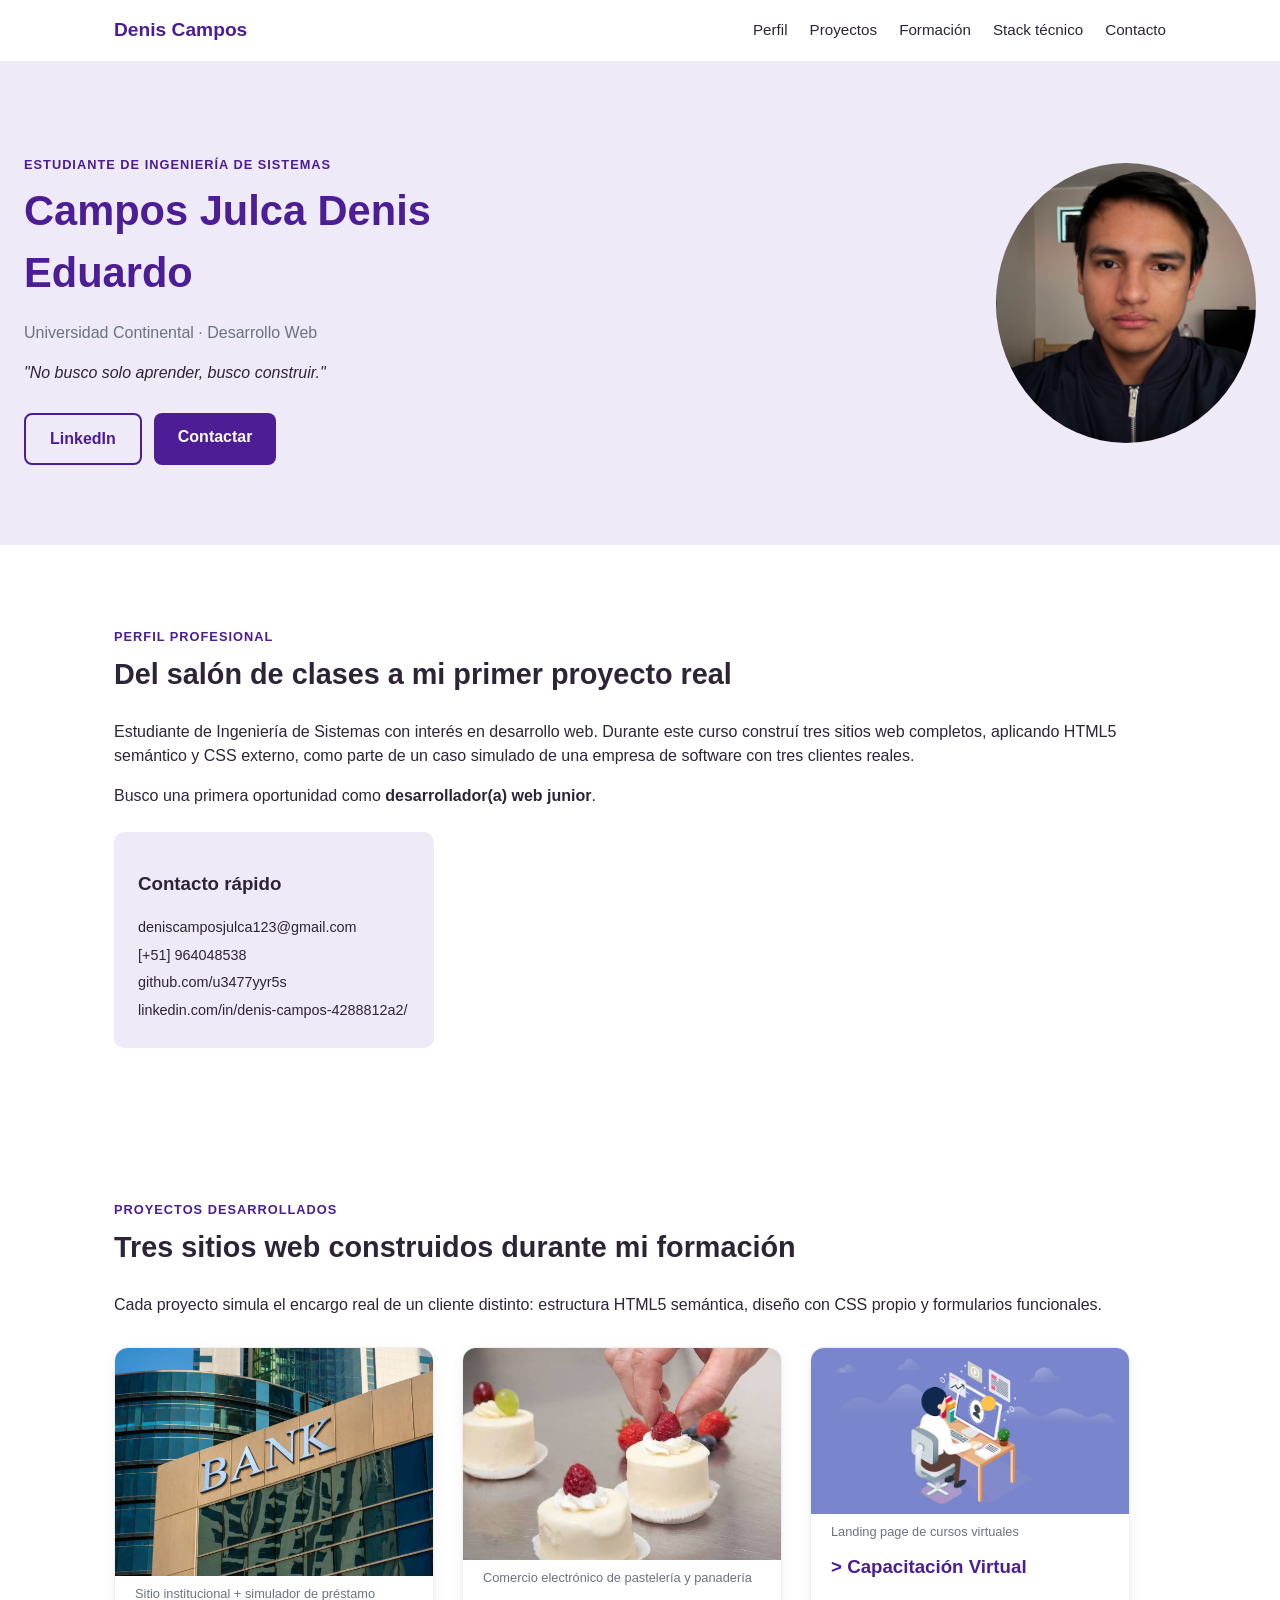
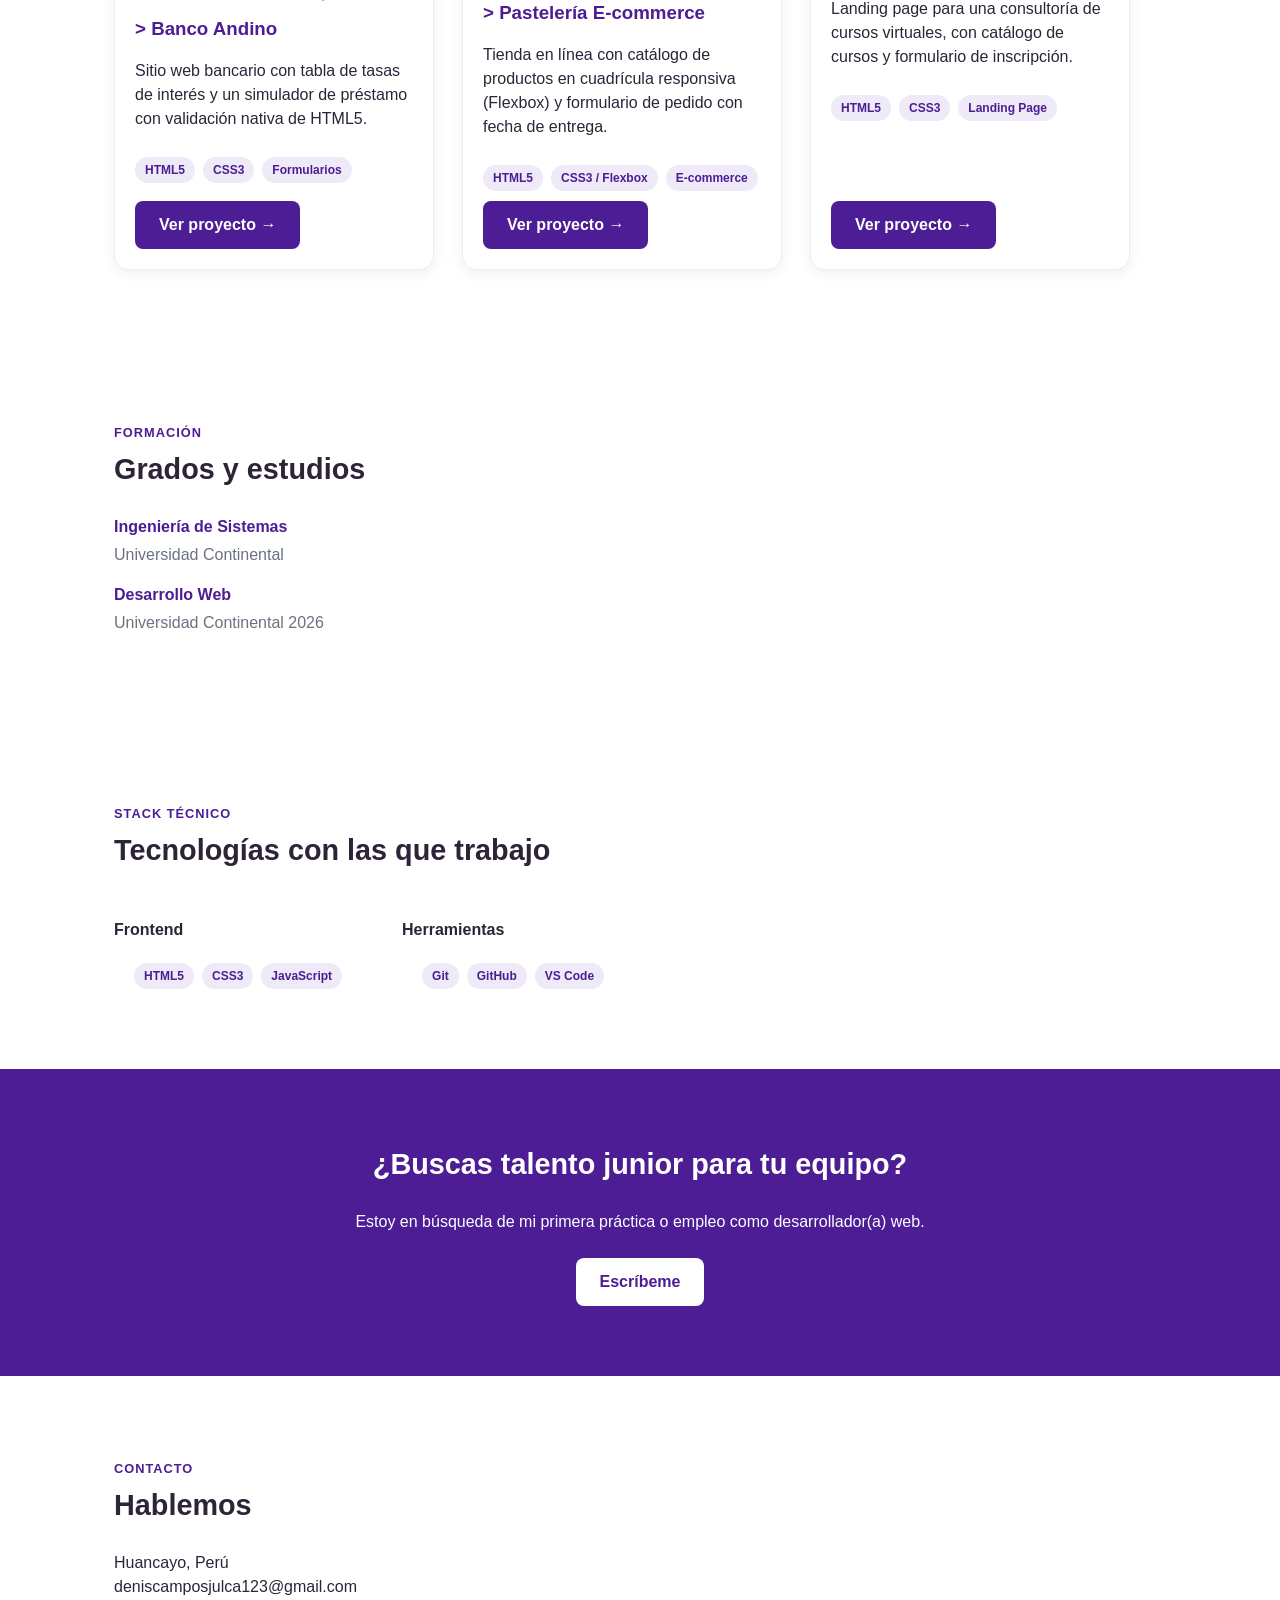
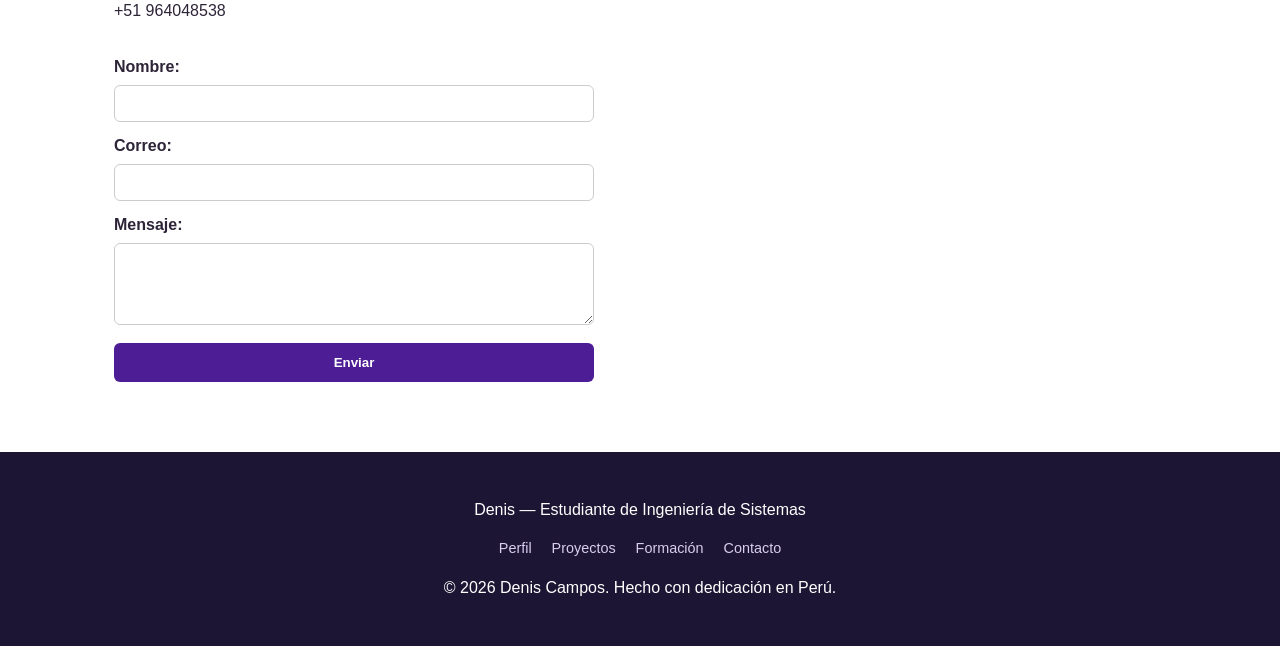
<file: index.html>
<!DOCTYPE html>
<html lang="es">
<head>
    <meta charset="UTF-8">
    <meta name="viewport" content="width=device-width, initial-scale=1.0">
    <meta name="description" content="Portafolio de Denis, estudiante de Ingeniería de Sistemas">
    <meta name="author" content="Denis Campos Julca">
    <title> Denis Campos — Portafolio de Desarrollo Web</title>
    <link rel="stylesheet" href="/css/portafolio.css">
</head>
<body>

<header>
    <nav>
        <a href="#top" class="logo">Denis Campos</a>
        <ul>
            <li><a href="#perfil">Perfil</a></li>
            <li><a href="#proyectos">Proyectos</a></li>
            <li><a href="#formacion">Formación</a></li>
            <li><a href="#stack">Stack técnico</a></li>
            <li><a href="#contacto">Contacto</a></li>
        </ul>
    </nav>
</header>

<main>

    <!-- ============ HERO ============ -->
    <section class="hero" id="top">
        <div class="hero-texto">
            <p class="kicker">Estudiante de Ingeniería de Sistemas</p>
            <h1>Campos Julca Denis Eduardo</h1>
            <p class="subtitulo">Universidad Continental · Desarrollo Web  </p>
            <p class="frase">"No busco solo aprender, busco construir."</p>
            <div class="hero-botones">
                <a href="https://linkedin.com/in/denis-campos-4288812a2/" target="_blank" class="btn btn-outline">LinkedIn</a>
                <a href="#contacto" class="btn btn-solido">Contactar</a>
            </div>
        </div>
        <img src="/img/foto_perfil.png" alt="Foto de Denis" width="260" height="280" class="hero-foto">
    </section>

    <!-- ============ PERFIL PROFESIONAL ============ -->
    <section id="perfil">
        <p class="kicker">Perfil profesional</p>
        <h2>Del salón de clases a mi primer proyecto real</h2>
        <p>Estudiante de Ingeniería de Sistemas con interés en desarrollo web. Durante este curso construí tres sitios web completos, aplicando HTML5 semántico y CSS externo, como parte de un caso simulado de una empresa de software con tres clientes reales.</p>
        <p>Busco una primera oportunidad como <strong>desarrollador(a) web junior</strong>.</p>

        <div class="contacto-rapido">
            <h3>Contacto rápido</h6>
            <ul>
                <li>deniscamposjulca123@gmail.com</li>
                <li>[+51] 964048538</li>
                <li>github.com/u3477yyr5s</li>
                <li>linkedin.com/in/denis-campos-4288812a2/</li>
            </ul>
        </div>
    </section>

    <!-- ============ PROYECTOS ============ -->
    <section id="proyectos">
        <p class="kicker">Proyectos desarrollados</p>
        <h2>Tres sitios web construidos durante mi formación</h2>
        <p>Cada proyecto simula el encargo real de un cliente distinto: estructura HTML5 semántica, diseño con CSS propio y formularios funcionales.</p>

        <div class="proyectos-grid">

            <article class="proyecto-card">
                <figure>
                    <img src="/img/banco.jpg" alt="Captura del sitio Banco Andino">
                    <figcaption>Sitio institucional + simulador de préstamo</figcaption>
                </figure>
                <h3>Banco Andino</h3>
                <p>Sitio web bancario con tabla de tasas de interés y un simulador de préstamo con validación nativa de HTML5.</p>
                <ul class="tecnologias">
                    <li>HTML5</li>
                    <li>CSS3</li>
                    <li>Formularios</li>
                </ul>
                <a href="html/banco.html" class="btn btn-solido">Ver proyecto →</a>
            </article>

            <article class="proyecto-card">
                <figure>
                    <img src="/img/pasteleria_ecommerce.jpg" alt="Captura del sitio de la pastelería">
                    <figcaption>Comercio electrónico de pastelería y panadería</figcaption>
                </figure>
                <h3>Pastelería E-commerce</h3>
                <p>Tienda en línea con catálogo de productos en cuadrícula responsiva (Flexbox) y formulario de pedido con fecha de entrega.</p>
                <ul class="tecnologias">
                    <li>HTML5</li>
                    <li>CSS3 / Flexbox</li>
                    <li>E-commerce</li>
                </ul>
                <a href="html/pasteleria_ecommerce.html" class="btn btn-solido">Ver proyecto →</a>
            </article>

            <article class="proyecto-card">
                <figure>
                    <img src="/img/capacitacion_virtual.jpg" alt="Captura del sitio de capacitación">
                    <figcaption>Landing page de cursos virtuales</figcaption>
                </figure>
                <h3>Capacitación Virtual</h3>
                <p>Landing page para una consultoría de cursos virtuales, con catálogo de cursos y formulario de inscripción.</p>
                <ul class="tecnologias">
                    <li>HTML5</li>
                    <li>CSS3</li>
                    <li>Landing Page</li>
                </ul>
                <a href="html/capacitacion_virtual.html" class="btn btn-solido">Ver proyecto →</a>
            </article>

        </div>
    </section>

    <!-- ============ FORMACIÓN ============ -->
    <section id="formacion">
        <p class="kicker">Formación</p>
        <h2>Grados y estudios</h2>
        <dl>
            <dt>Ingeniería de Sistemas</dt>
            <dd>Universidad Continental </dd>

            <dt>Desarrollo Web</dt>
            <dd>Universidad Continental 2026</dd>
        </dl>
    </section>

    <!-- ============ STACK TÉCNICO ============ -->
    <section id="stack">
        <p class="kicker">Stack técnico</p>
        <h2>Tecnologías con las que trabajo</h2>

        <div class="stack-grid">
            <div class="stack-grupo">
                <h4>Frontend</h4>
                <ul class="tecnologias">
                    <li>HTML5</li>
                    <li>CSS3</li>
                    <li>JavaScript</li>
                </ul>
            </div>

            <div class="stack-grupo">
                <h4>Herramientas</h4>
                <ul class="tecnologias">
                    <li>Git</li>
                    <li>GitHub</li>
                    <li>VS Code</li>
                </ul>
            </div>
        </div>
    </section>

    <!-- ============ CTA ============ -->
    <section class="cta">
        <h2>¿Buscas talento junior para tu equipo?</h2>
        <p>Estoy en búsqueda de mi primera práctica o empleo como desarrollador(a) web.</p>
        <a href="mailto:tu.correo@ejemplo.com" class="btn btn-solido">Escríbeme</a>
    </section>

    <!-- ============ CONTACTO ============ -->
    <section id="contacto">
        <p class="kicker">Contacto</p>
        <h2>Hablemos</h2>
        <p>
            Huancayo, Perú <br>
            deniscamposjulca123@gmail.com <br>
            +51 964048538
        </p>

        <form>
            <label for="nombre">Nombre:</label>
            <input type="text" id="nombre" name="nombre" required>

            <label for="correo">Correo:</label>
            <input type="email" id="correo" name="correo" required>

            <label for="mensaje">Mensaje:</label>
            <textarea id="mensaje" name="mensaje" rows="4"></textarea>

            <input type="submit" value="Enviar">
        </form>
    </section>

</main>

<footer>
    <p>Denis — Estudiante de Ingeniería de Sistemas</p>
    <nav>
        <a href="#perfil">Perfil</a>
        <a href="#proyectos">Proyectos</a>
        <a href="#formacion">Formación</a>
        <a href="#contacto">Contacto</a>
    </nav>
    <p>&copy; 2026 Denis Campos. Hecho con dedicación en Perú.</p>
</footer>

</body>
</html>
</file>
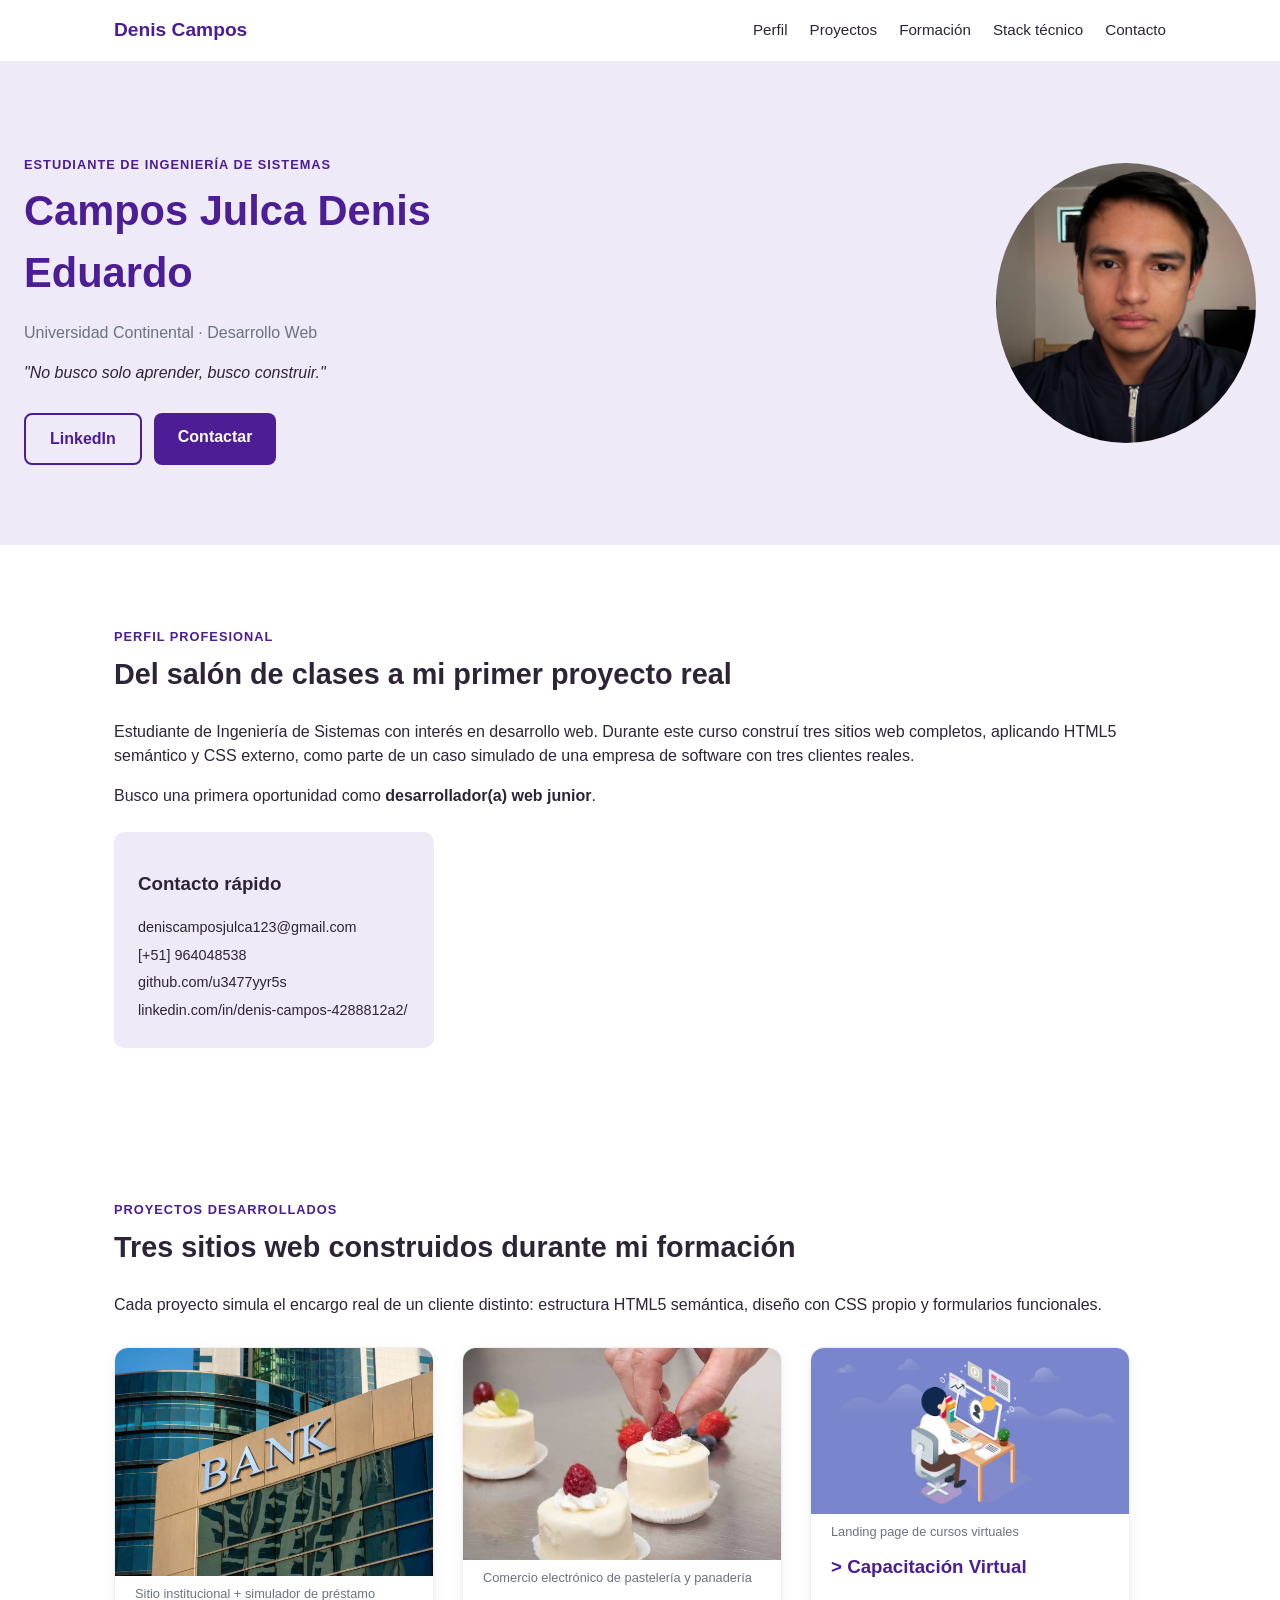
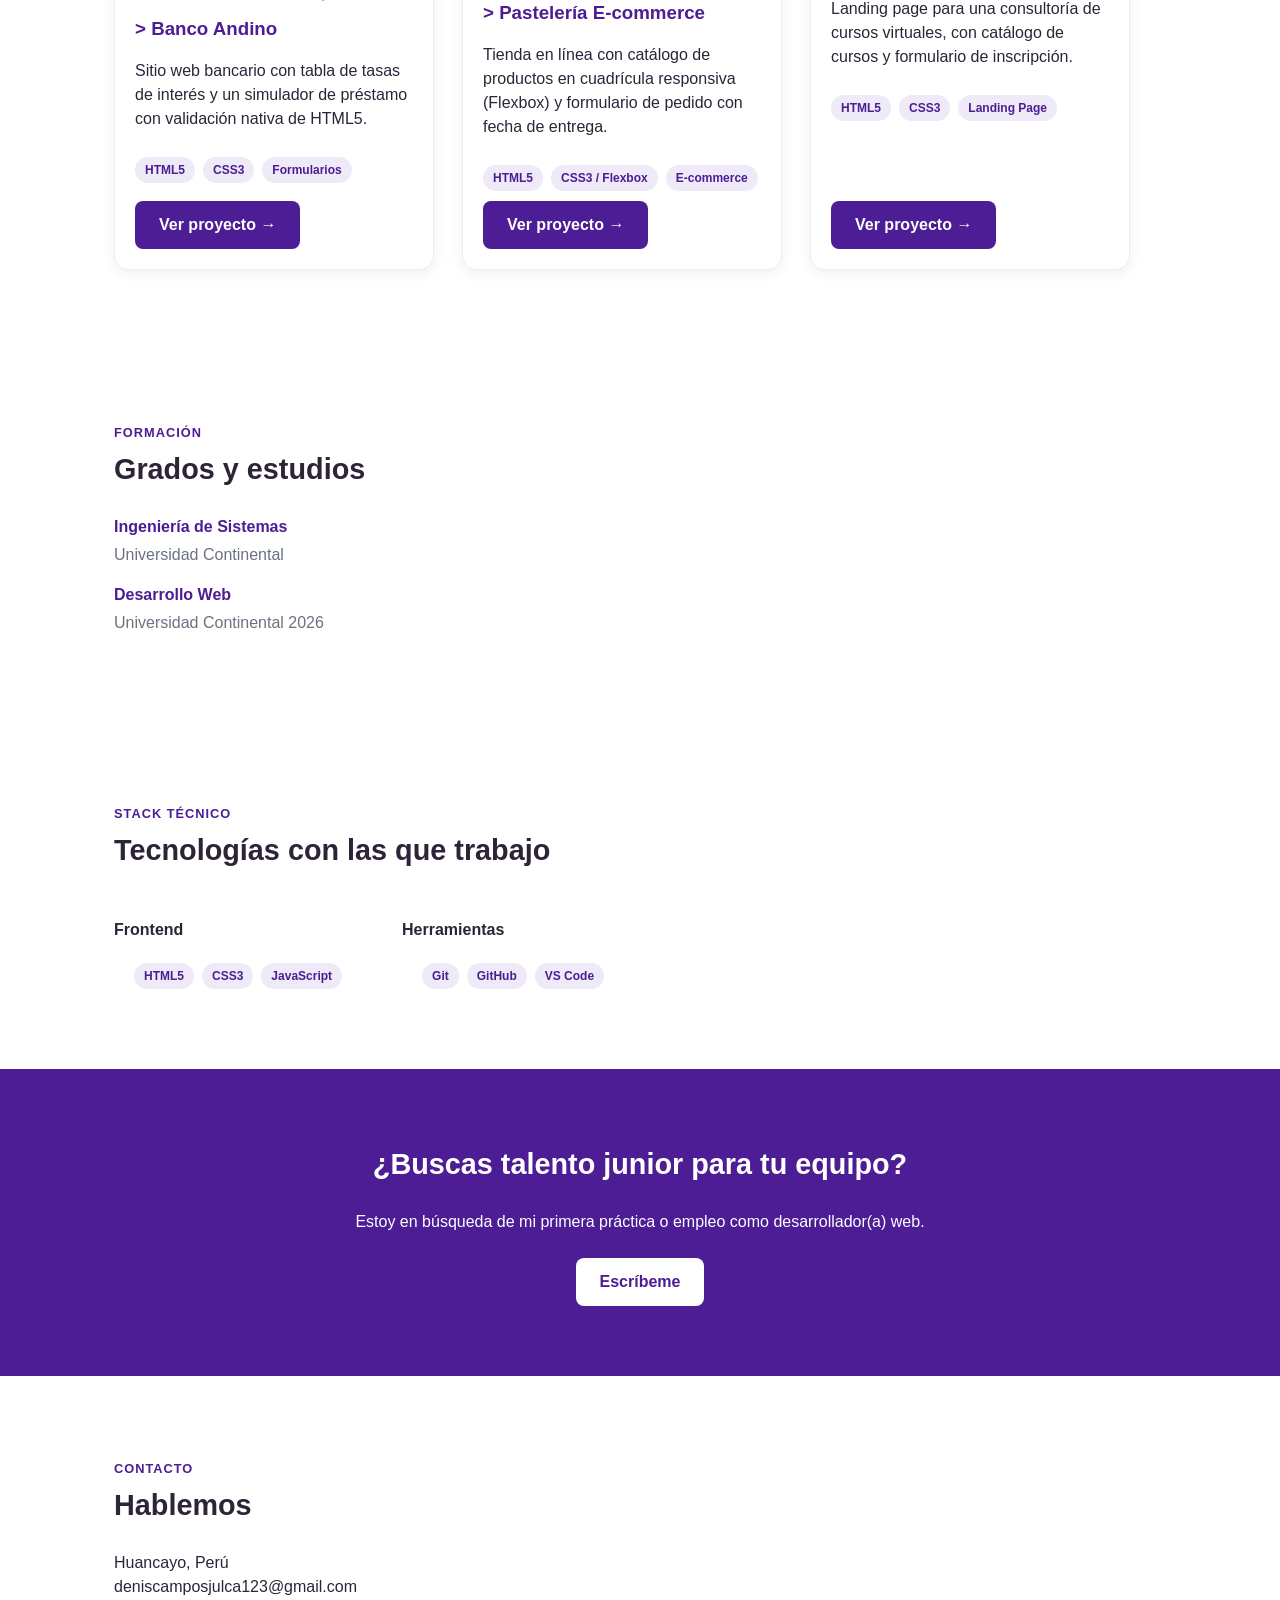
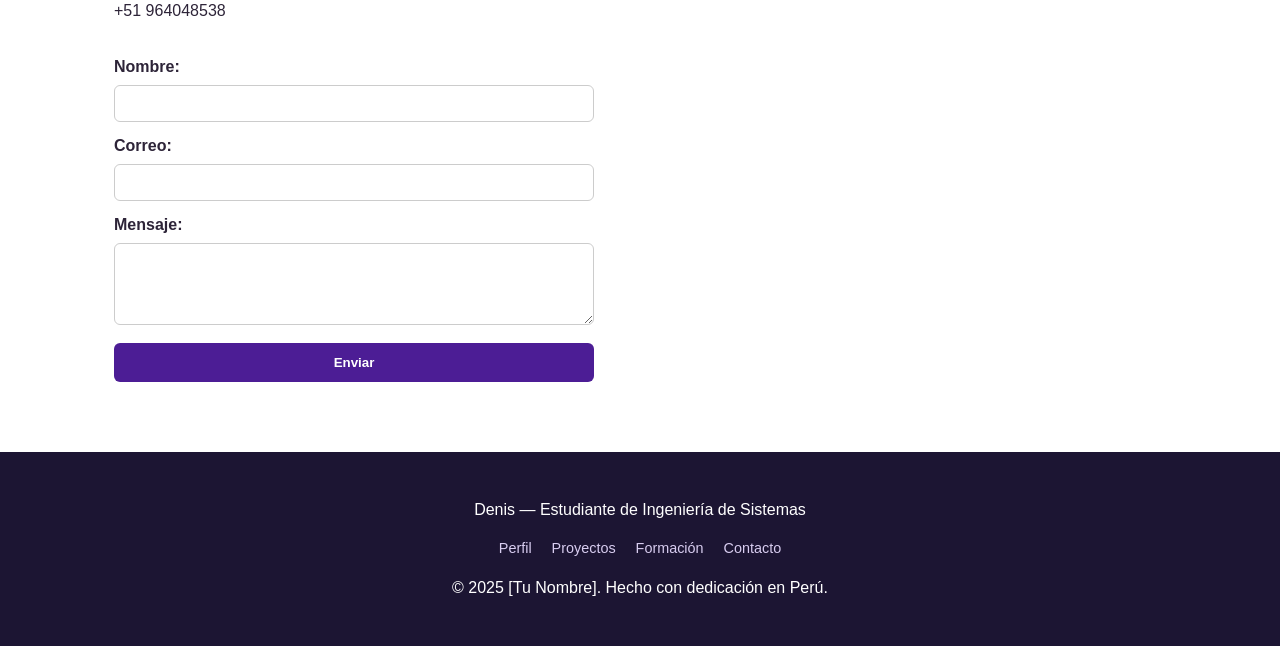
<file: html/index.html>
<!DOCTYPE html>
<html lang="es">
<head>
    <meta charset="UTF-8">
    <meta name="viewport" content="width=device-width, initial-scale=1.0">
    <meta name="description" content="Portafolio de Denis, estudiante de Ingeniería de Sistemas">
    <meta name="author" content="Denis Campos Julca">
    <title> Denis Campos — Portafolio de Desarrollo Web</title>
    <link rel="stylesheet" href="../css/portafolio.css">
</head>
<body>

<header>
    <nav>
        <a href="#top" class="logo">Denis Campos</a>
        <ul>
            <li><a href="#perfil">Perfil</a></li>
            <li><a href="#proyectos">Proyectos</a></li>
            <li><a href="#formacion">Formación</a></li>
            <li><a href="#stack">Stack técnico</a></li>
            <li><a href="#contacto">Contacto</a></li>
        </ul>
    </nav>
</header>

<main>

    <!-- ============ HERO ============ -->
    <section class="hero" id="top">
        <div class="hero-texto">
            <p class="kicker">Estudiante de Ingeniería de Sistemas</p>
            <h1>Campos Julca Denis Eduardo</h1>
            <p class="subtitulo">Universidad Continental · Desarrollo Web  </p>
            <p class="frase">"No busco solo aprender, busco construir."</p>
            <div class="hero-botones">
                <a href="https://linkedin.com/in/denis-campos-4288812a2/" target="_blank" class="btn btn-outline">LinkedIn</a>
                <a href="#contacto" class="btn btn-solido">Contactar</a>
            </div>
        </div>
        <img src="../img/foto_perfil.png" alt="Foto de Denis" width="260" height="280" class="hero-foto">
    </section>

    <!-- ============ PERFIL PROFESIONAL ============ -->
    <section id="perfil">
        <p class="kicker">Perfil profesional</p>
        <h2>Del salón de clases a mi primer proyecto real</h2>
        <p>Estudiante de Ingeniería de Sistemas con interés en desarrollo web. Durante este curso construí tres sitios web completos, aplicando HTML5 semántico y CSS externo, como parte de un caso simulado de una empresa de software con tres clientes reales.</p>
        <p>Busco una primera oportunidad como <strong>desarrollador(a) web junior</strong>.</p>

        <div class="contacto-rapido">
            <h3>Contacto rápido</h6>
            <ul>
                <li>deniscamposjulca123@gmail.com</li>
                <li>[+51] 964048538</li>
                <li>github.com/u3477yyr5s</li>
                <li>linkedin.com/in/denis-campos-4288812a2/</li>
            </ul>
        </div>
    </section>

    <!-- ============ PROYECTOS ============ -->
    <section id="proyectos">
        <p class="kicker">Proyectos desarrollados</p>
        <h2>Tres sitios web construidos durante mi formación</h2>
        <p>Cada proyecto simula el encargo real de un cliente distinto: estructura HTML5 semántica, diseño con CSS propio y formularios funcionales.</p>

        <div class="proyectos-grid">

            <article class="proyecto-card">
                <figure>
                    <img src="../img/banco.jpg" alt="Captura del sitio Banco Andino">
                    <figcaption>Sitio institucional + simulador de préstamo</figcaption>
                </figure>
                <h3>Banco Andino</h3>
                <p>Sitio web bancario con tabla de tasas de interés y un simulador de préstamo con validación nativa de HTML5.</p>
                <ul class="tecnologias">
                    <li>HTML5</li>
                    <li>CSS3</li>
                    <li>Formularios</li>
                </ul>
                <a href="banco.html" class="btn btn-solido">Ver proyecto →</a>
            </article>

            <article class="proyecto-card">
                <figure>
                    <img src="../img/pasteleria_ecommerce.jpg" alt="Captura del sitio de la pastelería">
                    <figcaption>Comercio electrónico de pastelería y panadería</figcaption>
                </figure>
                <h3>Pastelería E-commerce</h3>
                <p>Tienda en línea con catálogo de productos en cuadrícula responsiva (Flexbox) y formulario de pedido con fecha de entrega.</p>
                <ul class="tecnologias">
                    <li>HTML5</li>
                    <li>CSS3 / Flexbox</li>
                    <li>E-commerce</li>
                </ul>
                <a href="pasteleria_ecommerce.html" class="btn btn-solido">Ver proyecto →</a>
            </article>

            <article class="proyecto-card">
                <figure>
                    <img src="../img/capacitacion_virtual.jpg" alt="Captura del sitio de capacitación">
                    <figcaption>Landing page de cursos virtuales</figcaption>
                </figure>
                <h3>Capacitación Virtual</h3>
                <p>Landing page para una consultoría de cursos virtuales, con catálogo de cursos y formulario de inscripción.</p>
                <ul class="tecnologias">
                    <li>HTML5</li>
                    <li>CSS3</li>
                    <li>Landing Page</li>
                </ul>
                <a href="capacitacion_virtual.html" class="btn btn-solido">Ver proyecto →</a>
            </article>

        </div>
    </section>

    <!-- ============ FORMACIÓN ============ -->
    <section id="formacion">
        <p class="kicker">Formación</p>
        <h2>Grados y estudios</h2>
        <dl>
            <dt>Ingeniería de Sistemas</dt>
            <dd>Universidad Continental </dd>

            <dt>Desarrollo Web</dt>
            <dd>Universidad Continental 2026</dd>
        </dl>
    </section>

    <!-- ============ STACK TÉCNICO ============ -->
    <section id="stack">
        <p class="kicker">Stack técnico</p>
        <h2>Tecnologías con las que trabajo</h2>

        <div class="stack-grid">
            <div class="stack-grupo">
                <h4>Frontend</h4>
                <ul class="tecnologias">
                    <li>HTML5</li>
                    <li>CSS3</li>
                    <li>JavaScript</li>
                </ul>
            </div>

            <div class="stack-grupo">
                <h4>Herramientas</h4>
                <ul class="tecnologias">
                    <li>Git</li>
                    <li>GitHub</li>
                    <li>VS Code</li>
                </ul>
            </div>
        </div>
    </section>

    <!-- ============ CTA ============ -->
    <section class="cta">
        <h2>¿Buscas talento junior para tu equipo?</h2>
        <p>Estoy en búsqueda de mi primera práctica o empleo como desarrollador(a) web.</p>
        <a href="mailto:tu.correo@ejemplo.com" class="btn btn-solido">Escríbeme</a>
    </section>

    <!-- ============ CONTACTO ============ -->
    <section id="contacto">
        <p class="kicker">Contacto</p>
        <h2>Hablemos</h2>
        <p>
            Huancayo, Perú <br>
            deniscamposjulca123@gmail.com <br>
            +51 964048538
        </p>

        <form>
            <label for="nombre">Nombre:</label>
            <input type="text" id="nombre" name="nombre" required>

            <label for="correo">Correo:</label>
            <input type="email" id="correo" name="correo" required>

            <label for="mensaje">Mensaje:</label>
            <textarea id="mensaje" name="mensaje" rows="4"></textarea>

            <input type="submit" value="Enviar">
        </form>
    </section>

</main>

<footer>
    <p>Denis — Estudiante de Ingeniería de Sistemas</p>
    <nav>
        <a href="#perfil">Perfil</a>
        <a href="#proyectos">Proyectos</a>
        <a href="#formacion">Formación</a>
        <a href="#contacto">Contacto</a>
    </nav>
    <p>&copy; 2025 [Tu Nombre]. Hecho con dedicación en Perú.</p>
</footer>

</body>
</html>
</file>
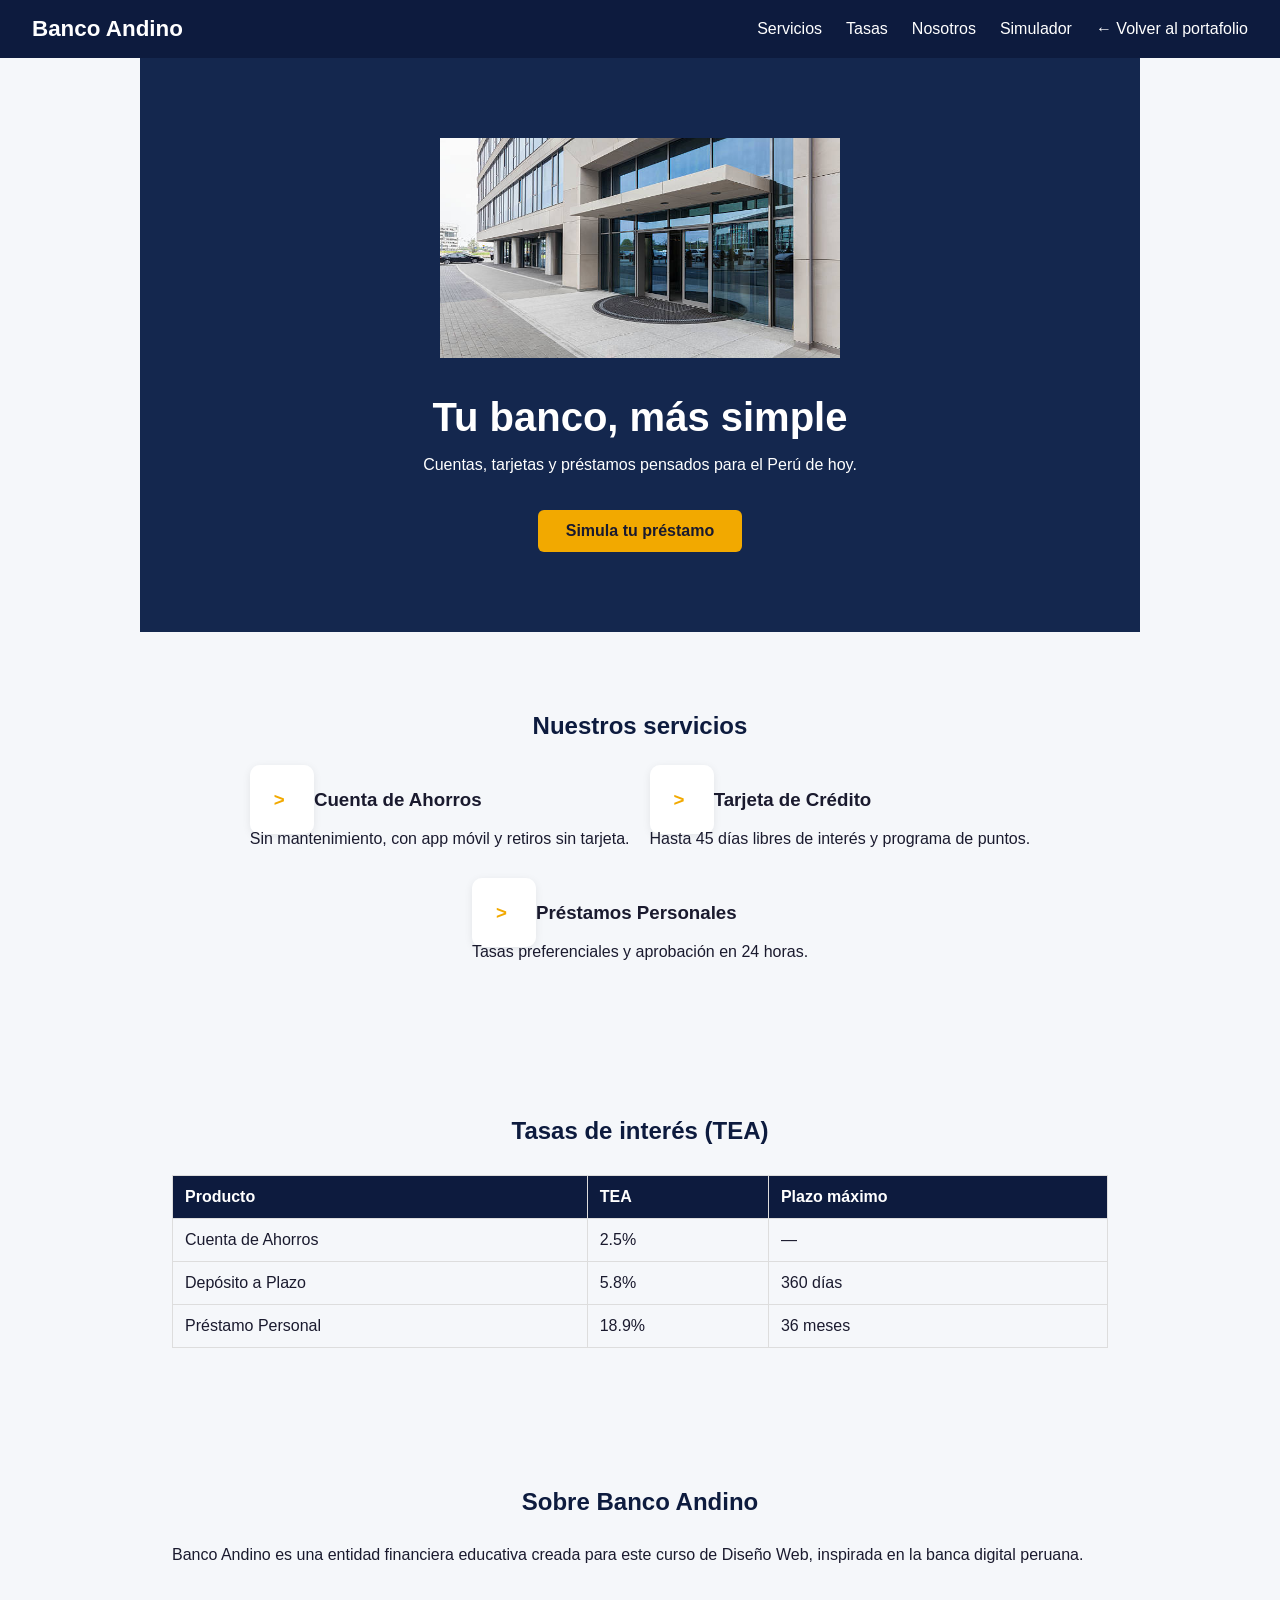
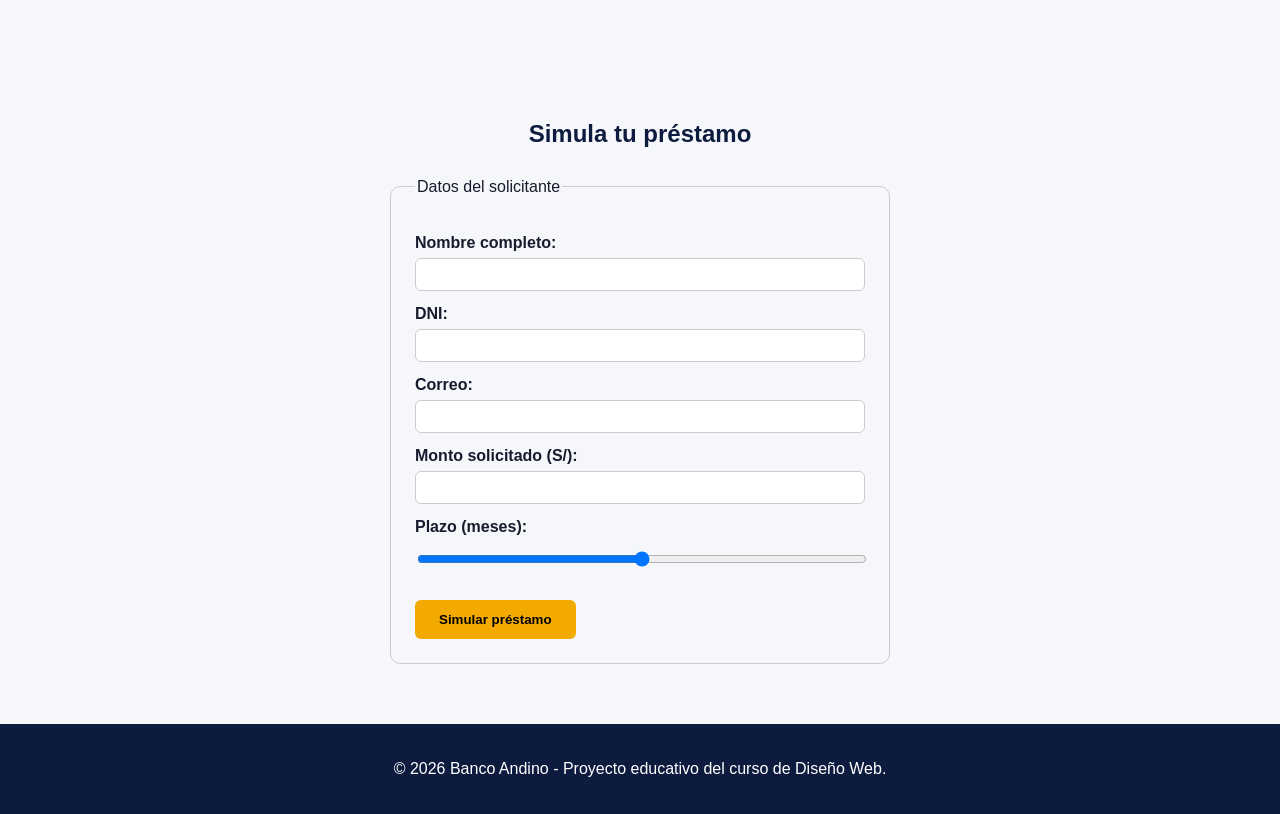
<file: html/banco.html>
<!DOCTYPE html>
<html lang="es">
<head>
    <meta charset="UTF-8">
    <meta name="viewport" content="width=device-width, initial-scale=1.0">
    <meta name="description" content="Banco Andino - Banca simple y confiable">
    <title>Banco Andino</title>
    <link rel="stylesheet" href="../css/banco.css">
</head>
<body>

<header>
    <div class="logo">Banco Andino</div>
    <nav>
        <ul>
            <li><a href="#servicios">Servicios</a></li>
            <li><a href="#tasas">Tasas</a></li>
            <li><a href="#nosotros">Nosotros</a></li>
            <li><a href="#contacto">Simulador</a></li>
            <li><a href="../index.html">← Volver al portafolio</a></li>
        </ul>
    </nav>
</header>

<main>
    <section class="hero">
        <img src="../img/fachada_banco.jpg" alt="Fachada digital de Banco Andino" width="400" height="220">
        <h1>Tu banco, más simple</h1>
        <p>Cuentas, tarjetas y préstamos pensados para el Perú de hoy.</p>
        <a href="#contacto" class="btn">Simula tu préstamo</a>
    </section>

    <section id="servicios">
        <h2>Nuestros servicios</h2>
        <div class="servicios-grid">
            <article class="servicio-card">
                <h3>Cuenta de Ahorros</h3>
                <p>Sin mantenimiento, con app móvil y retiros sin tarjeta.</p>
            </article>
            <article class="servicio-card">
                <h3>Tarjeta de Crédito</h3>
                <p>Hasta 45 días libres de interés y programa de puntos.</p>
            </article>
            <article class="servicio-card">
                <h3>Préstamos Personales</h3>
                <p>Tasas preferenciales y aprobación en 24 horas.</p>
            </article>
        </div>
    </section>

    <section id="tasas">
        <h2>Tasas de interés (TEA)</h2>
        <table>
            <thead>
                <tr>
                    <th scope="col">Producto</th>
                    <th scope="col">TEA</th>
                    <th scope="col">Plazo máximo</th>
                </tr>
            </thead>
            <tbody>
                <tr>
                    <td>Cuenta de Ahorros</td>
                    <td>2.5%</td>
                    <td>—</td>
                </tr>
                <tr>
                    <td>Depósito a Plazo</td>
                    <td>5.8%</td>
                    <td>360 días</td>
                </tr>
                <tr>
                    <td>Préstamo Personal</td>
                    <td>18.9%</td>
                    <td>36 meses</td>
                </tr>
            </tbody>
        </table>
    </section>

    <section id="nosotros">
        <h2>Sobre Banco Andino</h2>
        <p>Banco Andino es una entidad financiera educativa creada para este curso de Diseño Web, inspirada en la banca digital peruana.</p>
    </section>

    <section id="contacto">
        <h2>Simula tu préstamo</h2>
        <form>
            <fieldset>
                <legend>Datos del solicitante</legend>

                <label for="nombre">Nombre completo:</label>
                <input type="text" id="nombre" name="nombre" required>

                <label for="dni">DNI:</label>
                <input type="text" id="dni" name="dni" pattern="[0-9]{8}" maxlength="8" required>

                <label for="correo">Correo:</label>
                <input type="email" id="correo" name="correo" required>

                <label for="monto">Monto solicitado (S/):</label>
                <input type="number" id="monto" name="monto" min="500" max="50000" step="100">

                <label for="plazo">Plazo (meses):</label>
                <input type="range" id="plazo" name="plazo" min="6" max="36">

                <input type="submit" value="Simular préstamo">
            </fieldset>
        </form>
    </section>
</main>

<footer>
    <p>&copy; 2026 Banco Andino - Proyecto educativo del curso de Diseño Web.</p>
</footer>

</body>
</html>
</file>
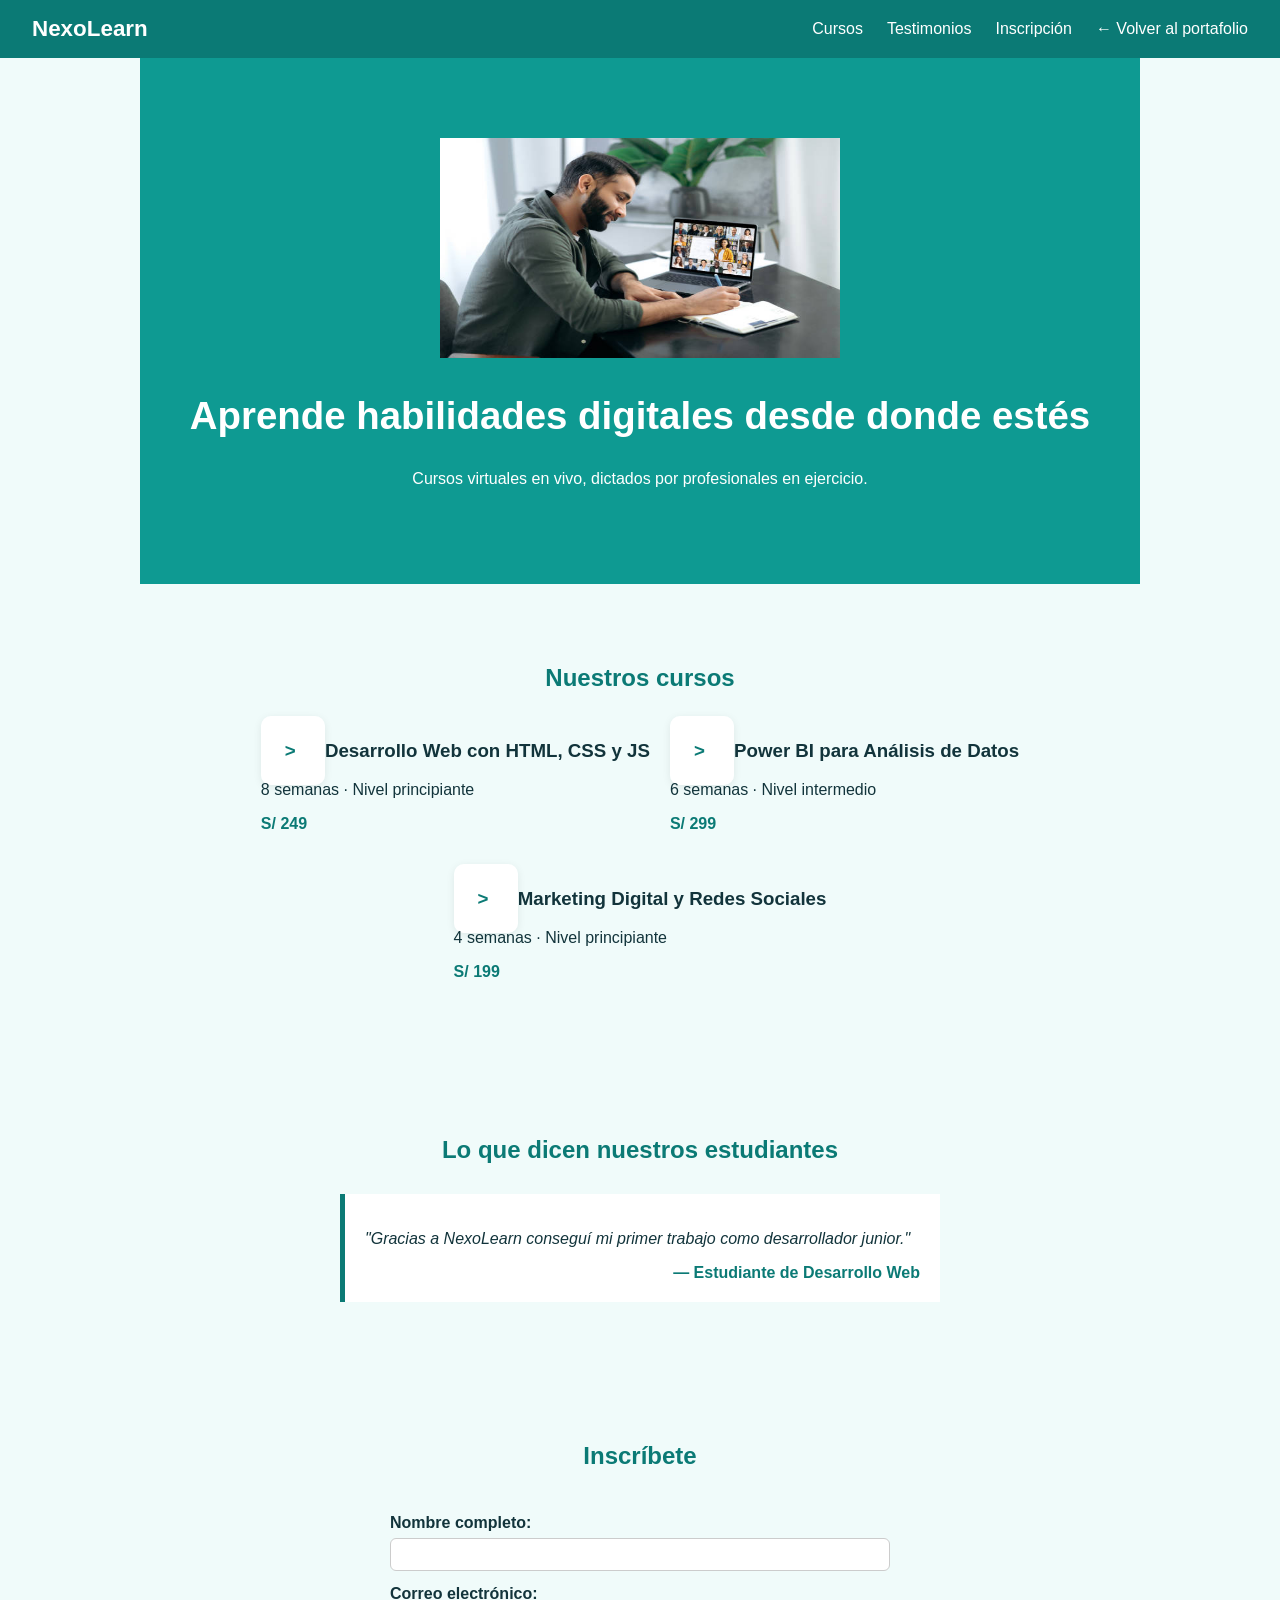
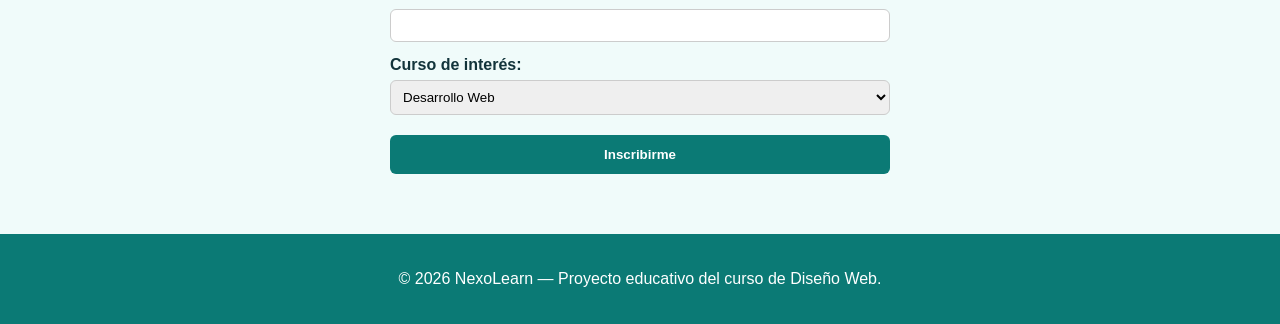
<file: html/capacitacion_virtual.html>
<!DOCTYPE html>
<html lang="es">
<head>
  <meta charset="UTF-8">
  <meta name="viewport" content="width=device-width, initial-scale=1.0">
  <meta name="description" content="NexoLearn - Capacitación y Cursos Virtuales">
  <title>NexoLearn - Capacitación Virtual</title>
  <link rel="stylesheet" href="../css/capacitacion_virtual.css">
</head>
<body>
  <header>
    <div class="logo">NexoLearn</div>
    <nav>
      <ul>
        <li><a href="#cursos">Cursos</a></li>
        <li><a href="#testimonios">Testimonios</a></li>
        <li><a href="#inscripcion">Inscripción</a></li>
        <li><a href="../index.html">← Volver al portafolio</a></li>
      </ul>
    </nav>
  </header>

  <main>
    <section class="hero">
      <img src="../img/estudiante_capacitacion_virtual.jpg" alt="Estudiante en clase virtual" width="400" height="220">
      <h1>Aprende habilidades digitales desde donde estés</h1>
      <p>Cursos virtuales en vivo, dictados por profesionales en ejercicio.</p>
    </section>

    <section id="cursos">
      <h2>Nuestros cursos</h2>
      <div class="cursos-grid">

        <article class="curso-card">
          <h3>Desarrollo Web con HTML, CSS y JS</h3>
          <p>8 semanas · Nivel principiante</p>
          <p class="precio">S/ 249</p>
        </article>

        <article class="curso-card">
          <h3>Power BI para Análisis de Datos</h3>
          <p>6 semanas · Nivel intermedio</p>
          <p class="precio">S/ 299</p>
        </article>

        <article class="curso-card">
          <h3>Marketing Digital y Redes Sociales</h3>
          <p>4 semanas · Nivel principiante</p>
          <p class="precio">S/ 199</p>
        </article>

      </div>
    </section>

    <section id="testimonios">
      <h2>Lo que dicen nuestros estudiantes</h2>
      <blockquote>
        <p>"Gracias a NexoLearn conseguí mi primer trabajo como desarrollador junior."</p>
        <cite>— Estudiante de Desarrollo Web</cite>
      </blockquote>
    </section>

    <section id="inscripcion">
      <h2>Inscríbete</h2>
      <form>
        <label for="nombre">Nombre completo:</label>
        <input type="text" id="nombre" name="nombre" required>

        <label for="correo">Correo electrónico:</label>
        <input type="email" id="correo" name="correo" required>

        <label for="curso">Curso de interés:</label>
        <select id="curso" name="curso">
          <option value="web">Desarrollo Web</option>
          <option value="bi">Power BI</option>
          <option value="marketing">Marketing Digital</option>
        </select>

        <input type="submit" value="Inscribirme">
      </form>
    </section>
  </main>

  <footer>
    <p>&copy; 2026 NexoLearn — Proyecto educativo del curso de Diseño Web.</p>
  </footer>
</body>
</html>
</file>
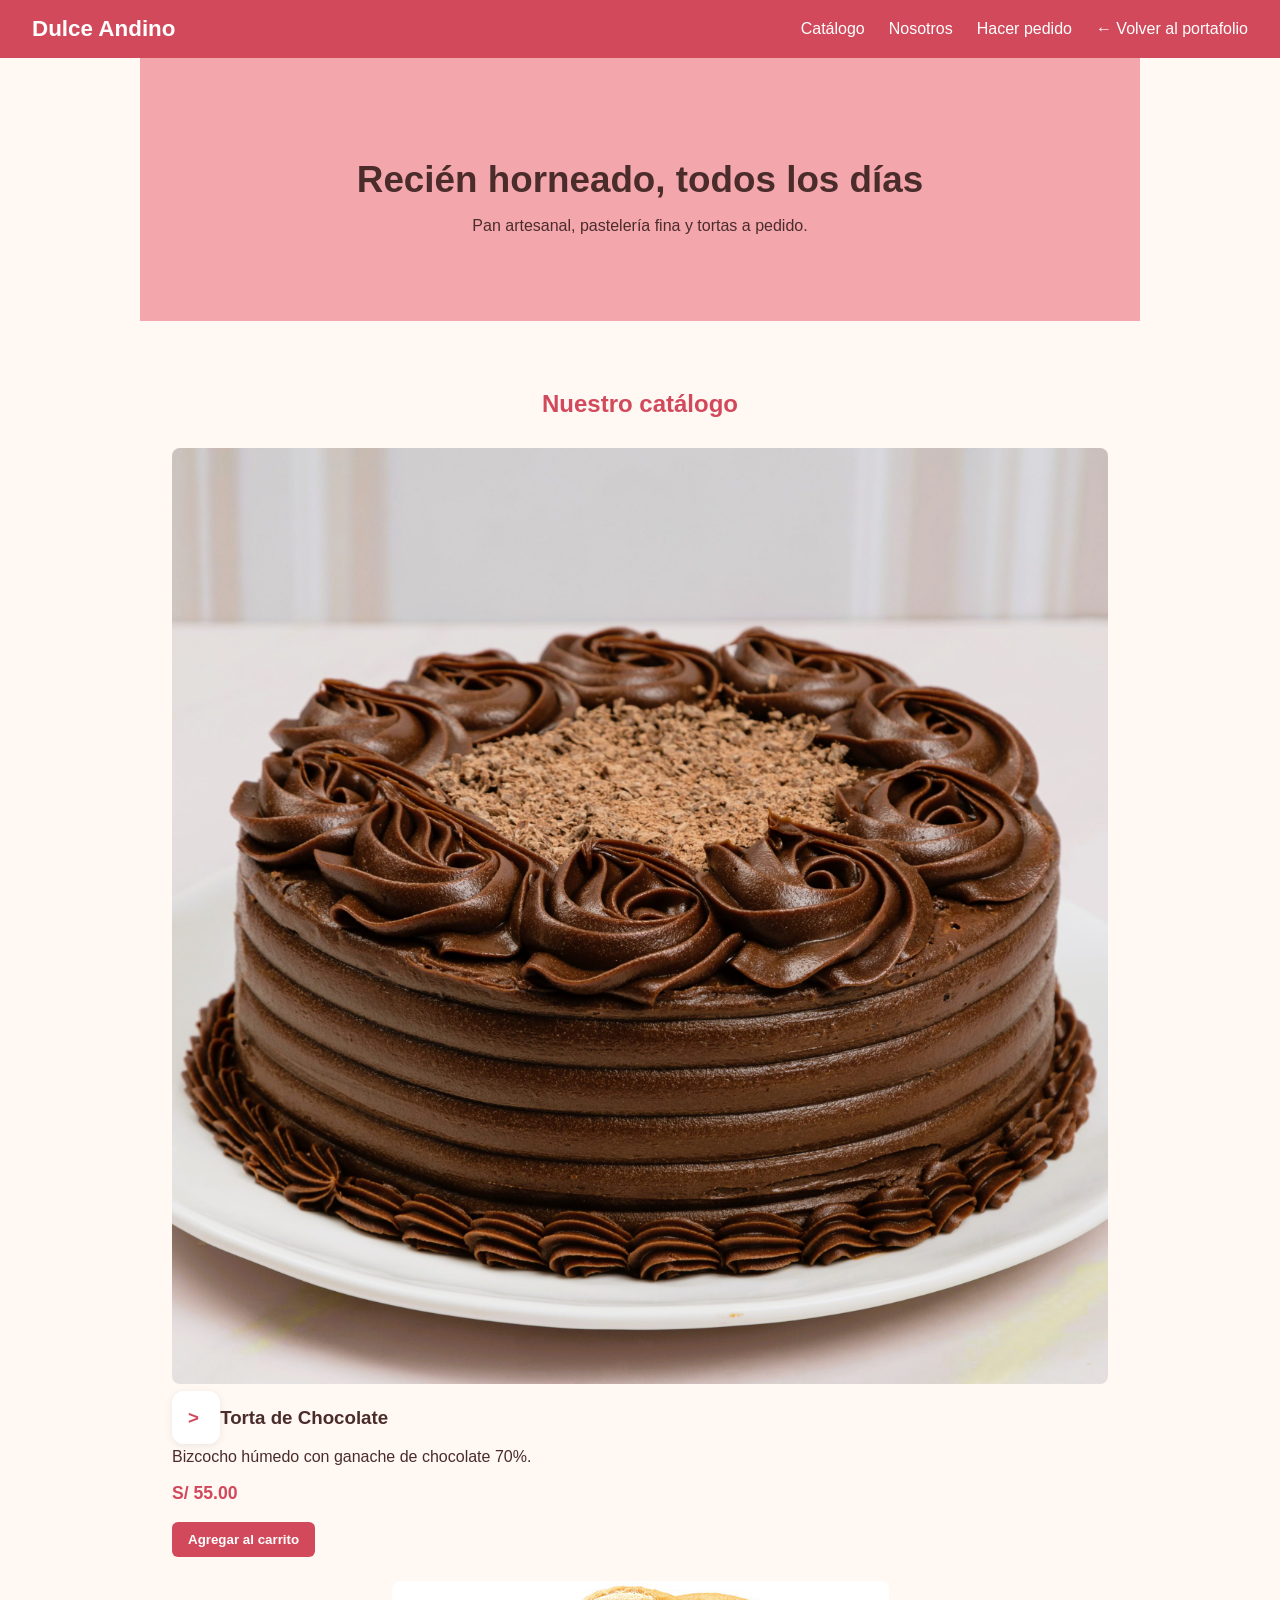
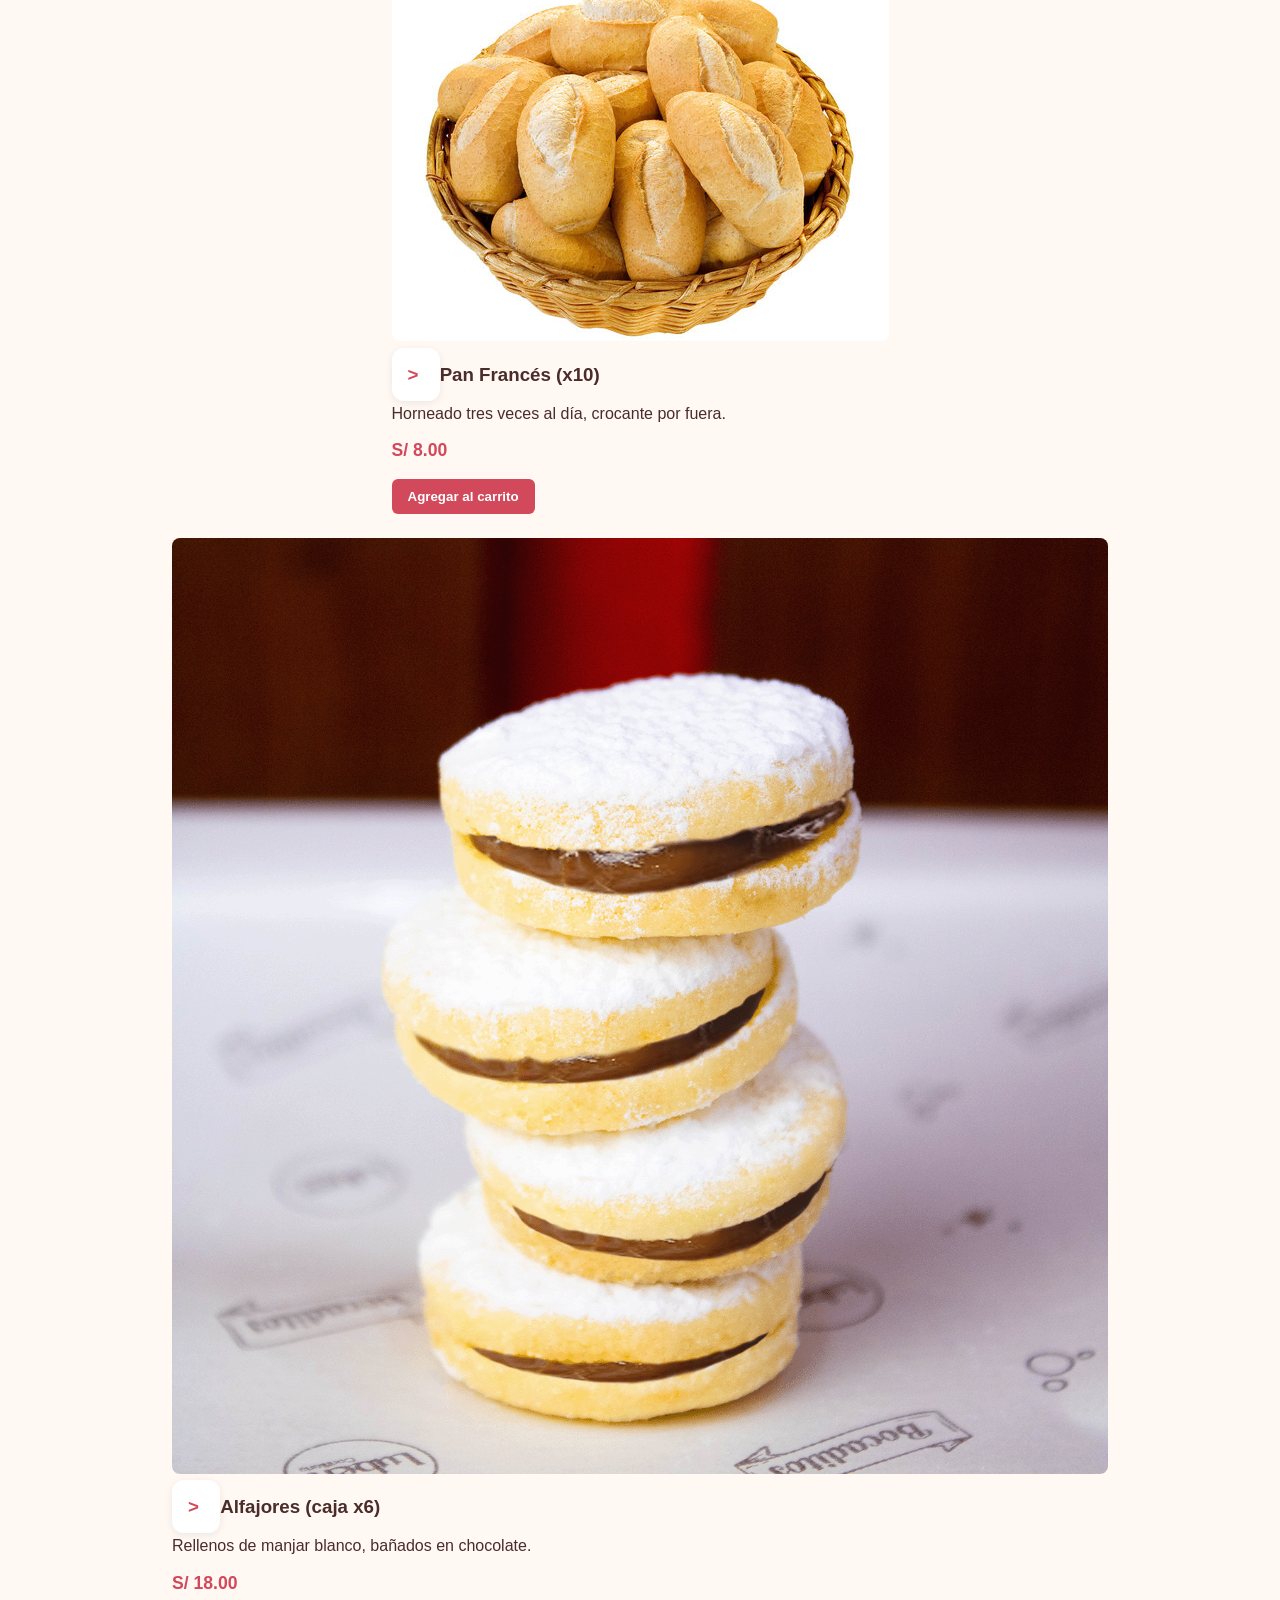
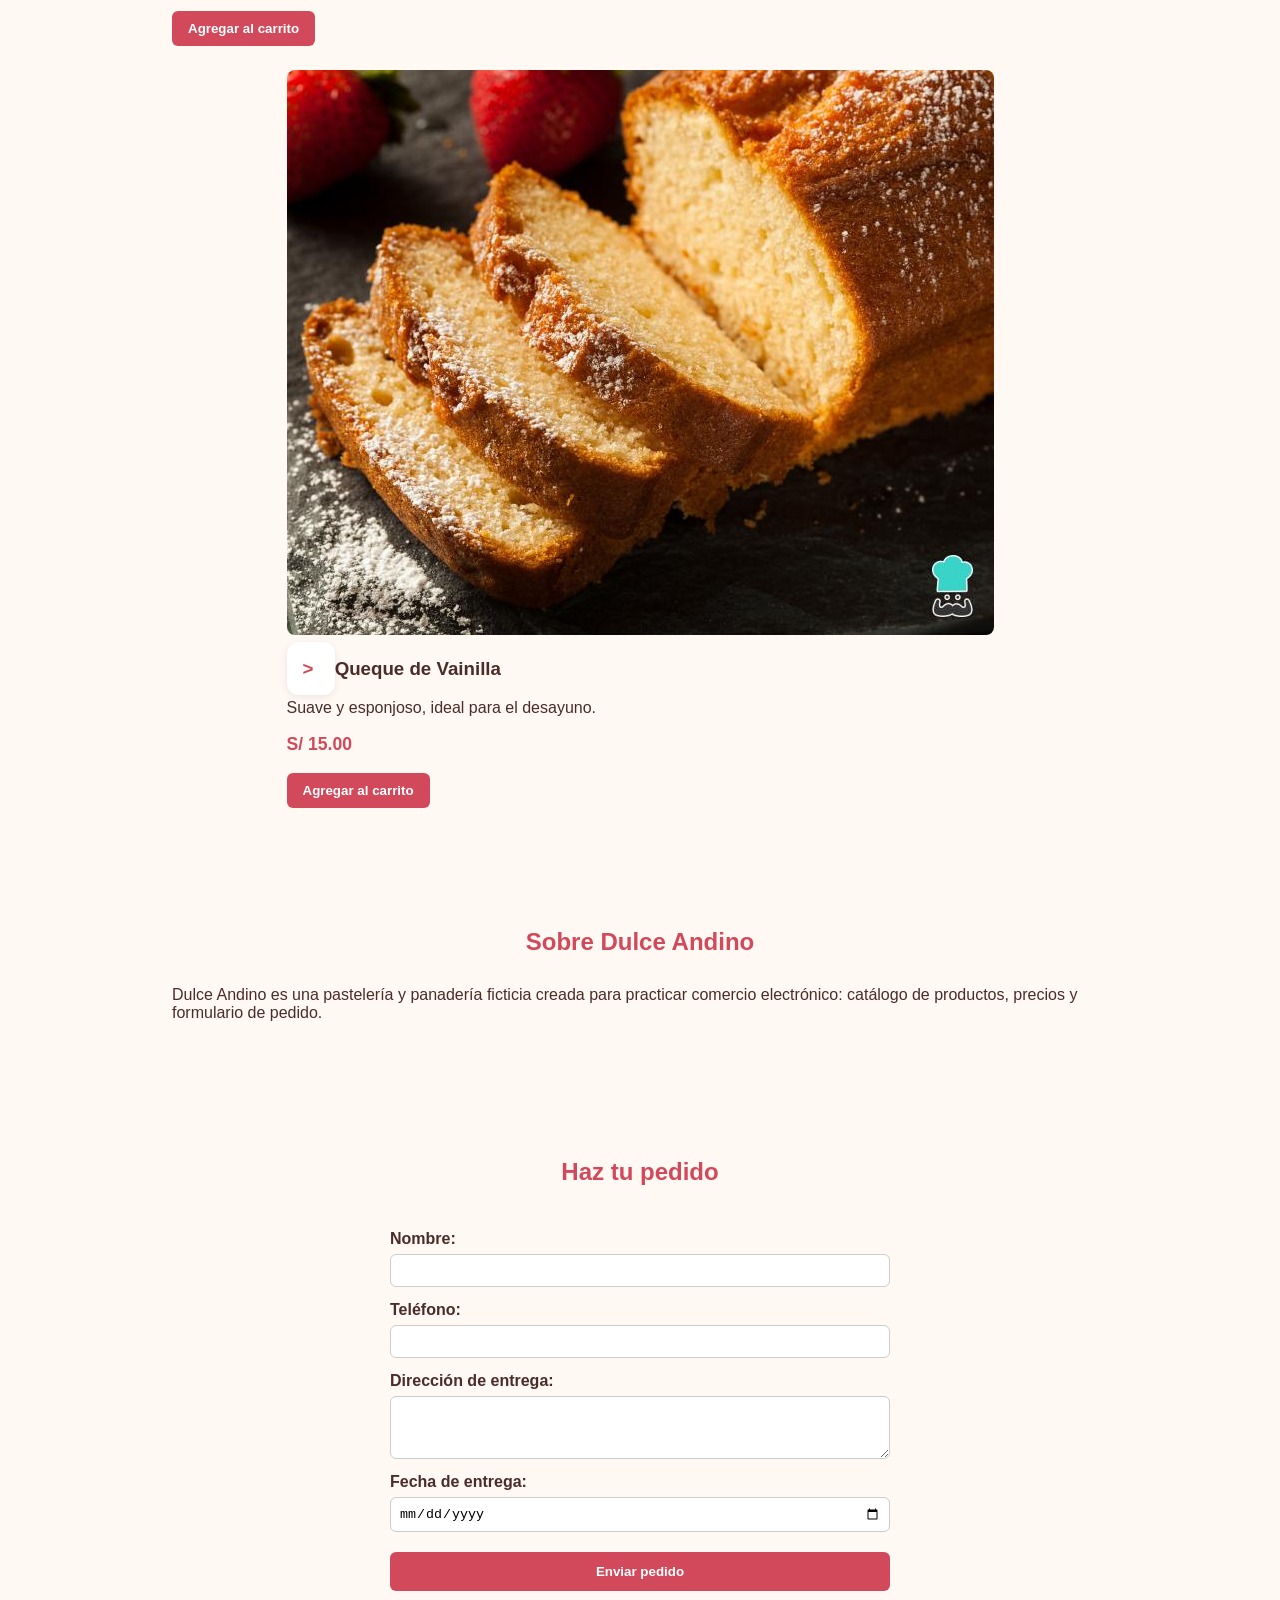
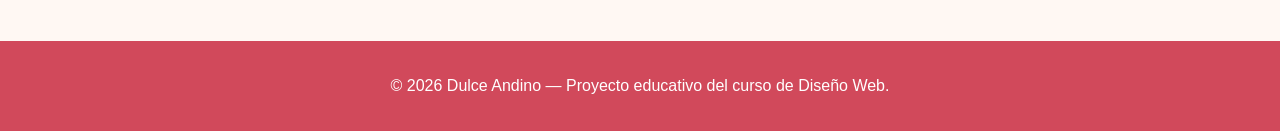
<file: html/pasteleria_ecommerce.html>
<!DOCTYPE html>
<html lang="es">
<head>
  <meta charset="UTF-8">
  <meta name="viewport" content="width=device-width, initial-scale=1.0">
  <meta name="description" content="Dulce Andino - Pastelería y Panadería">
  <title>Dulce Andino - Pastelería y Panadería</title>
  <link rel="stylesheet" href="../css/pasteleria_ecommerce.css">
</head>
<body>
  <header>
    <div class="logo">Dulce Andino</div>
    <nav>
      <ul>
        <li><a href="#catalogo">Catálogo</a></li>
        <li><a href="#nosotros">Nosotros</a></li>
        <li><a href="#contacto">Hacer pedido</a></li>
        <li><a href="../index.html">← Volver al portafolio</a></li>
      </ul>
    </nav>
  </header>

  <main>
    <section class="hero">
      <h1>Recién horneado, todos los días</h1>
      <p>Pan artesanal, pastelería fina y tortas a pedido.</p>
    </section>

    <section id="catalogo">
      <h2>Nuestro catálogo</h2>
      <div class="productos-grid">

        <article class="producto-card">
          <img src="../img/torta_chocolate.jpg" alt="Torta de chocolate">
          <h3>Torta de Chocolate</h3>
          <p>Bizcocho húmedo con ganache de chocolate 70%.</p>
          <p class="precio">S/ 55.00</p>
          <button type="button">Agregar al carrito</button>
        </article>

        <article class="producto-card">
          <img src="../img/pan_frances.jpg" alt="Pan francés">
          <h3>Pan Francés (x10)</h3>
          <p>Horneado tres veces al día, crocante por fuera.</p>
          <p class="precio">S/ 8.00</p>
          <button type="button">Agregar al carrito</button>
        </article>

        <article class="producto-card">
          <img src="../img/alfajores.png" alt="Alfajores">
          <h3>Alfajores (caja x6)</h3>
          <p>Rellenos de manjar blanco, bañados en chocolate.</p>
          <p class="precio">S/ 18.00</p>
          <button type="button">Agregar al carrito</button>
        </article>

        <article class="producto-card">
          <img src="../img/queque_vainilla.jpg" alt="Queque de vainilla">
          <h3>Queque de Vainilla</h3>
          <p>Suave y esponjoso, ideal para el desayuno.</p>
          <p class="precio">S/ 15.00</p>
          <button type="button">Agregar al carrito</button>
        </article>

      </div>
    </section>

    <section id="nosotros">
      <h2>Sobre Dulce Andino</h2>
      <p>Dulce Andino es una pastelería y panadería ficticia creada para practicar comercio electrónico: catálogo de productos, precios y formulario de pedido.</p>
    </section>

    <section id="contacto">
      <h2>Haz tu pedido</h2>
      <form>
        <label for="nombre">Nombre:</label>
        <input type="text" id="nombre" name="nombre" required>

        <label for="telefono">Teléfono:</label>
        <input type="tel" id="telefono" name="telefono">

        <label for="direccion">Dirección de entrega:</label>
        <textarea id="direccion" name="direccion" rows="3"></textarea>

        <label for="fecha">Fecha de entrega:</label>
        <input type="date" id="fecha" name="fecha">

        <input type="submit" value="Enviar pedido">
      </form>
    </section>
  </main>

  <footer>
    <p>&copy; 2026 Dulce Andino — Proyecto educativo del curso de Diseño Web.</p>
  </footer>
</body>
</html>
</file>
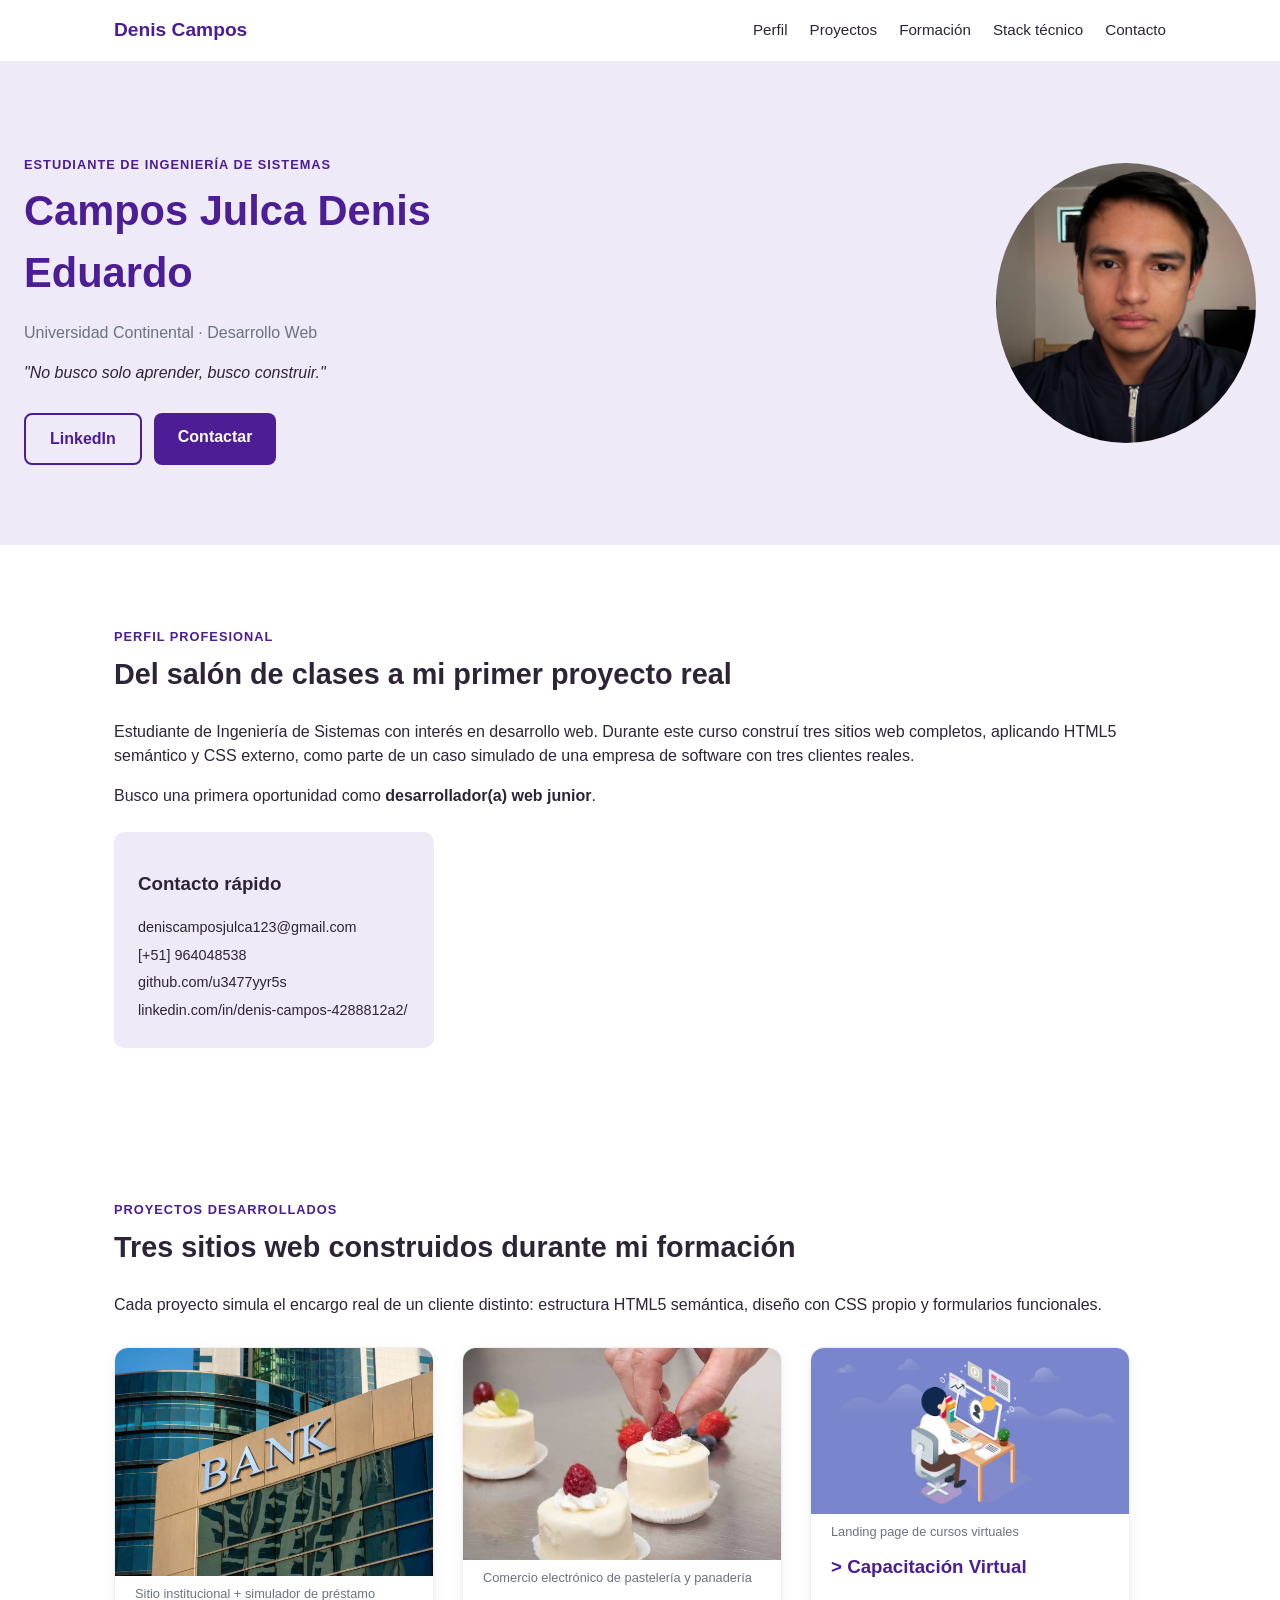
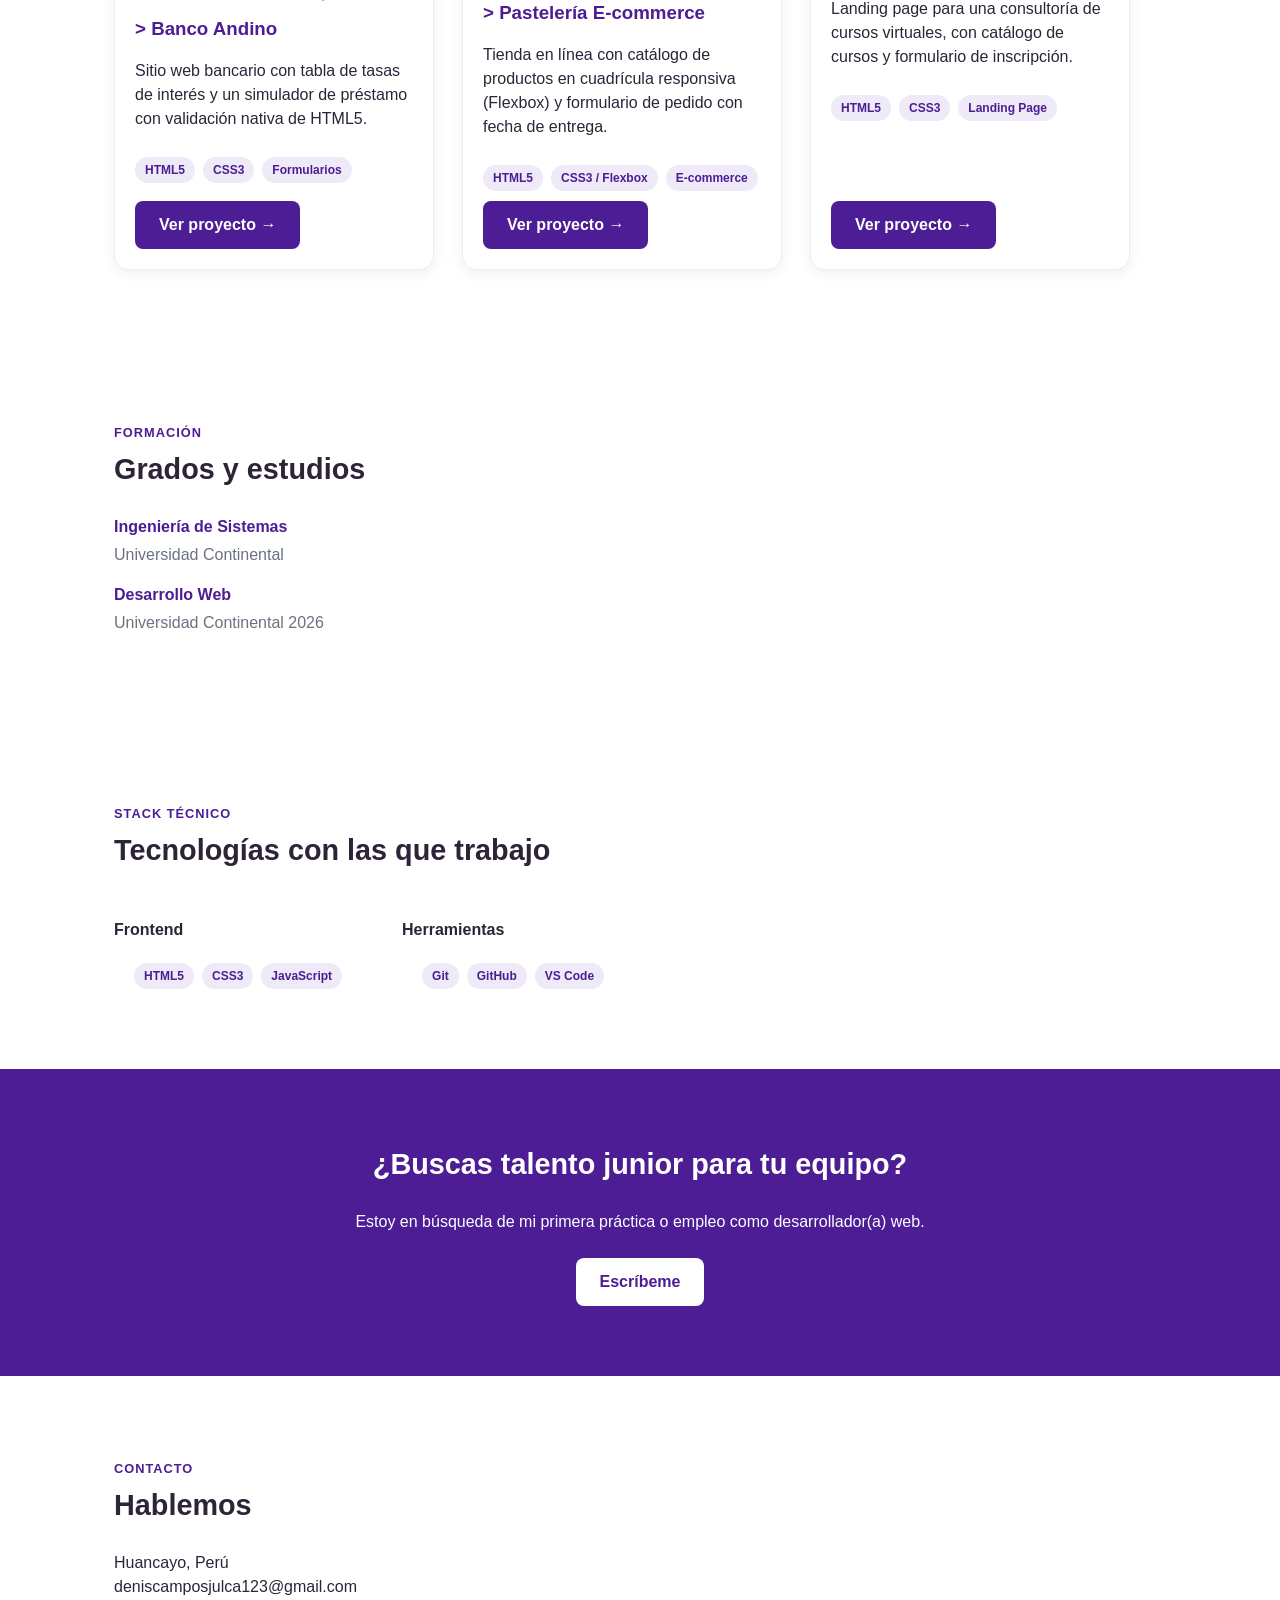
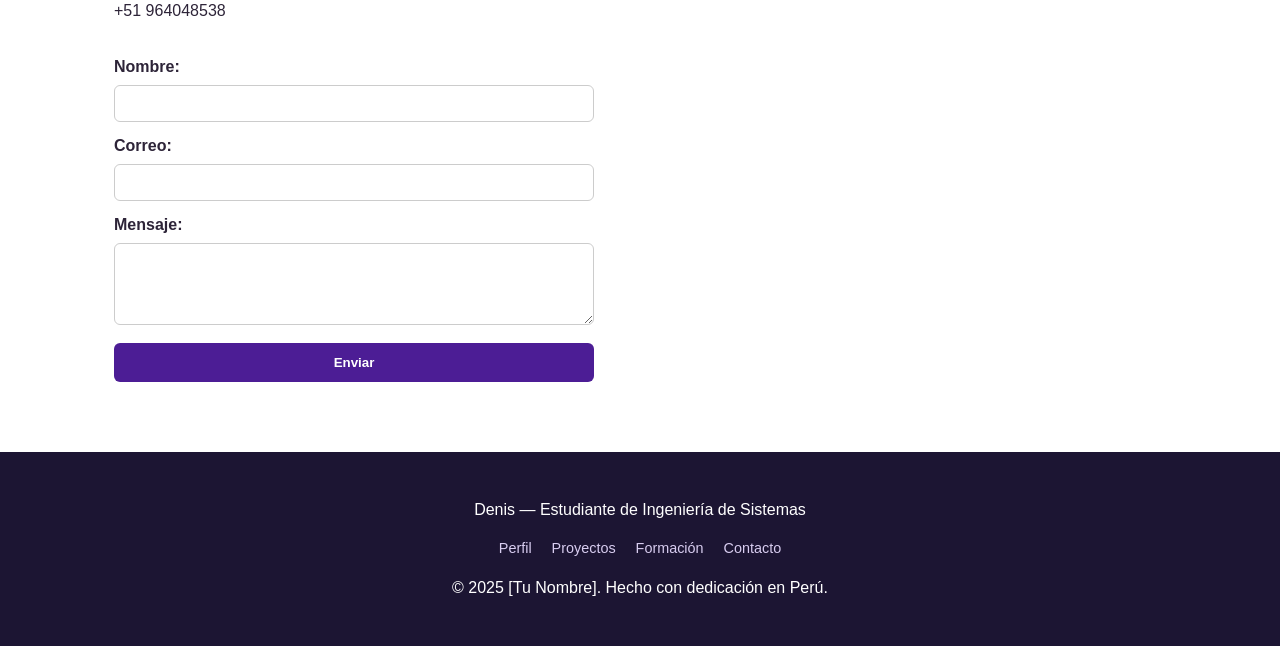
<file: html/portafolio.html>
<!DOCTYPE html>
<html lang="es">
<head>
    <meta charset="UTF-8">
    <meta name="viewport" content="width=device-width, initial-scale=1.0">
    <meta name="description" content="Portafolio de Denis, estudiante de Ingeniería de Sistemas">
    <meta name="author" content="Denis Campos Julca">
    <title> Denis Campos — Portafolio de Desarrollo Web</title>
    <link rel="stylesheet" href="../css/portafolio.css">
</head>
<body>

<header>
    <nav>
        <a href="#top" class="logo">Denis Campos</a>
        <ul>
            <li><a href="#perfil">Perfil</a></li>
            <li><a href="#proyectos">Proyectos</a></li>
            <li><a href="#formacion">Formación</a></li>
            <li><a href="#stack">Stack técnico</a></li>
            <li><a href="#contacto">Contacto</a></li>
        </ul>
    </nav>
</header>

<main>

    <!-- ============ HERO ============ -->
    <section class="hero" id="top">
        <div class="hero-texto">
            <p class="kicker">Estudiante de Ingeniería de Sistemas</p>
            <h1>Campos Julca Denis Eduardo</h1>
            <p class="subtitulo">Universidad Continental · Desarrollo Web  </p>
            <p class="frase">"No busco solo aprender, busco construir."</p>
            <div class="hero-botones">
                <a href="https://linkedin.com/in/denis-campos-4288812a2/" target="_blank" class="btn btn-outline">LinkedIn</a>
                <a href="#contacto" class="btn btn-solido">Contactar</a>
            </div>
        </div>
        <img src="../img/foto_perfil.png" alt="Foto de Denis" width="260" height="280" class="hero-foto">
    </section>

    <!-- ============ PERFIL PROFESIONAL ============ -->
    <section id="perfil">
        <p class="kicker">Perfil profesional</p>
        <h2>Del salón de clases a mi primer proyecto real</h2>
        <p>Estudiante de Ingeniería de Sistemas con interés en desarrollo web. Durante este curso construí tres sitios web completos, aplicando HTML5 semántico y CSS externo, como parte de un caso simulado de una empresa de software con tres clientes reales.</p>
        <p>Busco una primera oportunidad como <strong>desarrollador(a) web junior</strong>.</p>

        <div class="contacto-rapido">
            <h3>Contacto rápido</h6>
            <ul>
                <li>deniscamposjulca123@gmail.com</li>
                <li>[+51] 964048538</li>
                <li>github.com/u3477yyr5s</li>
                <li>linkedin.com/in/denis-campos-4288812a2/</li>
            </ul>
        </div>
    </section>

    <!-- ============ PROYECTOS ============ -->
    <section id="proyectos">
        <p class="kicker">Proyectos desarrollados</p>
        <h2>Tres sitios web construidos durante mi formación</h2>
        <p>Cada proyecto simula el encargo real de un cliente distinto: estructura HTML5 semántica, diseño con CSS propio y formularios funcionales.</p>

        <div class="proyectos-grid">

            <article class="proyecto-card">
                <figure>
                    <img src="../img/banco.jpg" alt="Captura del sitio Banco Andino">
                    <figcaption>Sitio institucional + simulador de préstamo</figcaption>
                </figure>
                <h3>Banco Andino</h3>
                <p>Sitio web bancario con tabla de tasas de interés y un simulador de préstamo con validación nativa de HTML5.</p>
                <ul class="tecnologias">
                    <li>HTML5</li>
                    <li>CSS3</li>
                    <li>Formularios</li>
                </ul>
                <a href="banco.html" class="btn btn-solido">Ver proyecto →</a>
            </article>

            <article class="proyecto-card">
                <figure>
                    <img src="../img/pasteleria_ecommerce.jpg" alt="Captura del sitio de la pastelería">
                    <figcaption>Comercio electrónico de pastelería y panadería</figcaption>
                </figure>
                <h3>Pastelería E-commerce</h3>
                <p>Tienda en línea con catálogo de productos en cuadrícula responsiva (Flexbox) y formulario de pedido con fecha de entrega.</p>
                <ul class="tecnologias">
                    <li>HTML5</li>
                    <li>CSS3 / Flexbox</li>
                    <li>E-commerce</li>
                </ul>
                <a href="pasteleria_ecommerce.html" class="btn btn-solido">Ver proyecto →</a>
            </article>

            <article class="proyecto-card">
                <figure>
                    <img src="../img/capacitacion_virtual.jpg" alt="Captura del sitio de capacitación">
                    <figcaption>Landing page de cursos virtuales</figcaption>
                </figure>
                <h3>Capacitación Virtual</h3>
                <p>Landing page para una consultoría de cursos virtuales, con catálogo de cursos y formulario de inscripción.</p>
                <ul class="tecnologias">
                    <li>HTML5</li>
                    <li>CSS3</li>
                    <li>Landing Page</li>
                </ul>
                <a href="capacitacion_virtual.html" class="btn btn-solido">Ver proyecto →</a>
            </article>

        </div>
    </section>

    <!-- ============ FORMACIÓN ============ -->
    <section id="formacion">
        <p class="kicker">Formación</p>
        <h2>Grados y estudios</h2>
        <dl>
            <dt>Ingeniería de Sistemas</dt>
            <dd>Universidad Continental </dd>

            <dt>Desarrollo Web</dt>
            <dd>Universidad Continental 2026</dd>
        </dl>
    </section>

    <!-- ============ STACK TÉCNICO ============ -->
    <section id="stack">
        <p class="kicker">Stack técnico</p>
        <h2>Tecnologías con las que trabajo</h2>

        <div class="stack-grid">
            <div class="stack-grupo">
                <h4>Frontend</h4>
                <ul class="tecnologias">
                    <li>HTML5</li>
                    <li>CSS3</li>
                    <li>JavaScript</li>
                </ul>
            </div>

            <div class="stack-grupo">
                <h4>Herramientas</h4>
                <ul class="tecnologias">
                    <li>Git</li>
                    <li>GitHub</li>
                    <li>VS Code</li>
                </ul>
            </div>
        </div>
    </section>

    <!-- ============ CTA ============ -->
    <section class="cta">
        <h2>¿Buscas talento junior para tu equipo?</h2>
        <p>Estoy en búsqueda de mi primera práctica o empleo como desarrollador(a) web.</p>
        <a href="mailto:tu.correo@ejemplo.com" class="btn btn-solido">Escríbeme</a>
    </section>

    <!-- ============ CONTACTO ============ -->
    <section id="contacto">
        <p class="kicker">Contacto</p>
        <h2>Hablemos</h2>
        <p>
            Huancayo, Perú <br>
            deniscamposjulca123@gmail.com <br>
            +51 964048538
        </p>

        <form>
            <label for="nombre">Nombre:</label>
            <input type="text" id="nombre" name="nombre" required>

            <label for="correo">Correo:</label>
            <input type="email" id="correo" name="correo" required>

            <label for="mensaje">Mensaje:</label>
            <textarea id="mensaje" name="mensaje" rows="4"></textarea>

            <input type="submit" value="Enviar">
        </form>
    </section>

</main>

<footer>
    <p>Denis — Estudiante de Ingeniería de Sistemas</p>
    <nav>
        <a href="#perfil">Perfil</a>
        <a href="#proyectos">Proyectos</a>
        <a href="#formacion">Formación</a>
        <a href="#contacto">Contacto</a>
    </nav>
    <p>&copy; 2025 [Tu Nombre]. Hecho con dedicación en Perú.</p>
</footer>

</body>
</html>
</file>
<file: css/portafolio.css>
* { box-sizing: border-box; }

:root {
  --morado: #4C1D95;
  --morado-claro: #EFEAF7;
  --texto: #2d2438;
  --gris: #6b7280;
}

body {
  font-family: 'Segoe UI', Arial, sans-serif;
  margin: 0;
  color: var(--texto);
  background-color: #ffffff;
  line-height: 1.5;
}

header {
  position: sticky;
  top: 0;
  background-color: white;
  border-bottom: 1px solid #eee;
  z-index: 10;
}

header nav {
  display: flex;
  justify-content: space-between;
  align-items: center;
  max-width: 1100px;
  margin: 0 auto;
  padding: 16px 24px;
}

.logo {
  font-weight: bold;
  font-size: 1.2rem;
  color: var(--morado);
  text-decoration: none;
}

header nav ul {
  list-style: none;
  display: flex;
  gap: 22px;
  margin: 0;
  padding: 0;
}

header nav ul a { color: var(--texto); text-decoration: none; font-size: 0.95rem; }
header nav ul a:hover { color: var(--morado); }

.kicker {
  text-transform: uppercase;
  letter-spacing: 1px;
  font-size: 0.8rem;
  color: var(--morado);
  font-weight: bold;
  margin-bottom: 6px;
}

.btn {
  display: inline-block;
  padding: 12px 24px;
  border-radius: 8px;
  text-decoration: none;
  font-weight: bold;
  margin-top: 8px;
}

.btn-solido { background-color: var(--morado); color: white; }
.btn-solido:hover { background-color: #6D28D9; }

.btn-outline { border: 2px solid var(--morado); color: var(--morado); }
.btn-outline:hover { background-color: var(--morado-claro); }

section { max-width: 1100px; margin: 0 auto; padding: 70px 24px; }
h2 { font-size: 1.8rem; margin-top: 4px; }

.hero {
  display: flex;
  align-items: center;
  justify-content: space-between;
  gap: 40px;
  flex-wrap: wrap;
  background-color: var(--morado-claro);
  max-width: none;
  padding: 80px 24px;
}

.hero-texto { max-width: 560px; }
.hero h1 { font-size: 2.6rem; margin: 6px 0; color: var(--morado); }
.hero .subtitulo { color: var(--gris); }
.hero .frase { font-style: italic; margin-top: 16px; }
.hero-foto { border-radius: 50%; object-fit: cover; }

.hero-botones { display: flex; gap: 12px; margin-top: 20px; flex-wrap: wrap; }

.contacto-rapido {
  background-color: var(--morado-claro);
  border-radius: 10px;
  padding: 20px 24px;
  margin-top: 24px;
  max-width: 320px;
}

.contacto-rapido h6 {
  margin: 0 0 10px 0;
  color: var(--morado);
  text-transform: uppercase;
  font-size: 0.8rem;
}

.contacto-rapido ul { list-style: none; margin: 0; padding: 0; font-size: 0.9rem; }
.contacto-rapido li { margin-bottom: 6px; }

.proyectos-grid { display: flex; flex-wrap: wrap; gap: 28px; margin-top: 30px; }

.proyecto-card {
  background-color: white;
  border: 1px solid #eee;
  -webkit-border-radius: 14px;
  -moz-border-radius: 14px;
  border-radius: 14px;
  overflow: hidden;
  width: 320px;
  box-shadow: 0 4px 14px rgba(0, 0, 0, 0.06);
  padding-bottom: 20px;
  display: flex;
  flex-direction: column;
}

.proyecto-card figure { margin: 0; }
.proyecto-card img { width: 100%; display: block; }
.proyecto-card figcaption { font-size: 0.8rem; color: var(--gris); padding: 8px 20px 0; }
.proyecto-card h3::before {
  content: " > ";
}
.proyecto-card h3 { padding: 12px 20px 0; margin: 0; color: var(--morado); }
.proyecto-card p { padding: 0 20px; }

.tecnologias {
  list-style: none;
  display: flex;
  flex-wrap: wrap;
  gap: 8px;
  padding: 0 20px;
  margin: 10px 0;
}

.tecnologias li {
  background-color: var(--morado-claro);
  color: var(--morado);
  font-size: 0.75rem;
  padding: 4px 10px;
  border-radius: 20px;
  font-weight: bold;
}

.proyecto-card .btn { margin: auto 20px 0; align-self: flex-start; }

dl { margin-top: 24px; }
dt { font-weight: bold; color: var(--morado); margin-top: 16px; }
dd { margin: 4px 0 0; color: var(--gris); }

.stack-grid { display: flex; flex-wrap: wrap; gap: 40px; margin-top: 24px; }
.stack-grupo h6 { text-transform: uppercase; color: var(--morado); font-size: 0.8rem; margin-bottom: 10px; }

.cta {
  background-color: var(--morado);
  color: white;
  text-align: center;
  max-width: none;
}

.cta h2 { color: white; }
.cta .btn-solido { background-color: white; color: var(--morado); }
.cta .btn-solido:hover { background-color: #eee; }

#contacto form { max-width: 480px; margin-top: 20px; display: flex; flex-direction: column; }
#contacto label { margin-top: 12px; font-weight: bold; }

#contacto input, #contacto textarea {
  padding: 10px;
  margin-top: 6px;
  border-radius: 6px;
  border: 1px solid #ccc;
}

#contacto input[type="submit"] {
  margin-top: 18px;
  background-color: var(--morado);
  color: white;
  border: none;
  padding: 12px;
  border-radius: 6px;
  font-weight: bold;
  cursor: pointer;
}

footer { background-color: #1c1533; color: white; text-align: center; padding: 30px 24px; }
footer nav { display: flex; justify-content: center; gap: 20px; margin: 14px 0; }
footer nav a { color: #d8cdf0; text-decoration: none; font-size: 0.9rem; }
footer nav a:hover { color: white; }
</file>
<file: css/banco.css>
:root {
  --azul-oscuro: #0d1b3e;
  --azul-texto: #1a1a2e;
  --azul-hero: #14274e;
  --dorado: #f2a900;
  --fondo: #f5f7fa;
}
* { box-sizing: border-box; }

body {
  font-family: 'Segoe UI', Arial, sans-serif;
  margin: 0;
  color: var(--azul-texto);
  background-color: var(--fondo);
}

header {
  display: flex;
  justify-content: space-between;
  align-items: center;
  background-color: var(--azul-oscuro);
  color: white;
  padding: 16px 32px;
}

.logo { font-size: 1.4rem; font-weight: bold; }

header nav ul {
  list-style: none;
  display: flex;
  gap: 24px;
  margin: 0;
  padding: 0;
}

header nav a { color: white; text-decoration: none; }
header nav a:hover { text-decoration: underline; }

.hero {
  background-color: var(--azul-hero);
  color: white;
  text-align: center;
  padding: 80px 20px;
}

.hero h1 { font-size: 2.5rem; margin-bottom: 10px; }

.btn {
  display: inline-block;
  margin-top: 20px;
  padding: 12px 28px;
  background-color: var(--dorado);
  color: #1a1a2e;
  border-radius: 6px;
  text-decoration: none;
  font-weight: bold;
}

section { padding: 60px 32px; max-width: 1000px; margin: 0 auto; }
h2 { color: var(--azul-oscuro); text-align: center; margin-bottom: 30px; }

.servicios-grid { display: flex; flex-wrap: wrap; gap: 20px; justify-content: center; }

.servicio-card h3::before{
  content: "> ";
  color:var(--dorado);
  font-weight: bold;
  background-color: white;
  -webkit-border-radius: 10px;
  -moz-border-radius: 10px;
  border-radius: 10px;
  padding: 24px;
  width: 260px;
  box-shadow: 0 2px 8px rgba(0, 0, 0, 0.08);
}

table { width: 100%; border-collapse: collapse; }
th, td { padding: 12px; border: 1px solid #ddd; text-align: left; }
th { background-color: var(--azul-oscuro); color: white; }

form fieldset {
  border: 1px solid #ccc;
  border-radius: 10px;
  padding: 24px;
  max-width: 500px;
  margin: 0 auto;
}

form label { display: block; margin-top: 14px; font-weight: bold; }

form input {
  width: 100%;
  padding: 8px;
  margin-top: 6px;
  border-radius: 6px;
  border: 1px solid #ccc;
}

form input[type="submit"] {
  margin-top: 20px;
  width: auto;
  background-color: var(--dorado);
  border: none;
  padding: 12px 24px;
  font-weight: bold;
  cursor: pointer;
  border-radius: 6px;
}

footer { background-color: var(--azul-oscuro); color: white; text-align: center; padding: 20px; }
</file>
<file: css/capacitacion_virtual.css>
:root {
  --verde-marca: #0b7a75;
  --verde-oscuro: #12343b;
  --verde-claro: #0e9a92;
  --fondo: #f0fbfa;
}
* { box-sizing: border-box; }

body {
  font-family: 'Segoe UI', Arial, sans-serif;
  margin: 0;
  background-color: var(--fondo);
  color: var(--verde-oscuro);
}

header {
  display: flex;
  justify-content: space-between;
  align-items: center;
  background-color: var(--verde-marca);
  color: white;
  padding: 16px 32px;
}

.logo { font-size: 1.4rem; font-weight: bold; }

header nav ul {
  list-style: none;
  display: flex;
  gap: 24px;
  margin: 0;
  padding: 0;
}

header nav a { color: white; text-decoration: none; }
header nav a:hover { text-decoration: underline; }

.hero {
  background-color: var(--verde-claro);
  color: white;
  text-align: center;
  padding: 80px 20px;
}

.hero h1 { font-size: 2.4rem; }

section { padding: 60px 32px; max-width: 1000px; margin: 0 auto; }
h2 { text-align: center; color: var(--verde-marca); margin-bottom: 30px; }

.cursos-grid { display: flex; flex-wrap: wrap; gap: 20px; justify-content: center; }

.curso-card h3::before{
  content: "> ";
  color: var(--verde-marca);
  font-weight: bold;
  background-color: white;
  -webkit-border-radius: 10px;
  -moz-border-radius: 10px;
  border-radius: 10px;
  padding: 24px;
  width: 260px;
  text-align: center;
  box-shadow: 0 2px 8px rgba(0, 0, 0, 0.08);
}

.precio { font-weight: bold; color: var(--verde-marca); }

blockquote {
  background-color: white;
  border-left: 5px solid var(--verde-marca);
  padding: 20px;
  font-style: italic;
  max-width: 600px;
  margin: 0 auto;
}

blockquote cite {
  display: block;
  margin-top: 10px;
  font-style: normal;
  font-weight: bold;
  color: var(--verde-marca);
  text-align: right;
}

form { max-width: 500px; margin: 0 auto; display: flex; flex-direction: column; }
form label { margin-top: 14px; font-weight: bold; }

form input, form select {
  padding: 8px;
  margin-top: 6px;
  border-radius: 6px;
  border: 1px solid #ccc;
}

form input[type="submit"] {
  margin-top: 20px;
  background-color: var(--verde-marca);
  color: white;
  border: none;
  padding: 12px;
  border-radius: 6px;
  font-weight: bold;
  cursor: pointer;
}

footer { background-color: var(--verde-marca); color: white; text-align: center; padding: 20px; }
</file>
<file: css/pasteleria_ecommerce.css>
:root {
  --rosa-marca: #d1495b;
  --marron-texto: #4a2c2a;
  --rosa-claro: #f4a6ad;
  --fondo: #fff8f3;
}
* { box-sizing: border-box; }

body {
  font-family: 'Trebuchet MS', Arial, sans-serif;
  margin: 0;
  background-color: var(--fondo);
  color: var(--marron-texto);
}

header {
  display: flex;
  justify-content: space-between;
  align-items: center;
  background-color: var(--rosa-marca);
  color: white;
  padding: 16px 32px;
}

.logo { font-size: 1.4rem; font-weight: bold; }

header nav ul {
  list-style: none;
  display: flex;
  gap: 24px;
  margin: 0;
  padding: 0;
}

header nav a { color: white; text-decoration: none; }
header nav a:hover { text-decoration: underline; }

.hero {
  background-color: var(--rosa-claro);
  text-align: center;
  padding: 70px 20px;
  color: var(--marron-texto);
}

.hero h1 { font-size: 2.3rem; margin-bottom: 10px; }

section { padding: 50px 32px; max-width: 1000px; margin: 0 auto; }
h2 { text-align: center; color: var(--rosa-marca); margin-bottom: 30px; }

.productos-grid { display: flex; flex-wrap: wrap; gap: 24px; justify-content: center; }

.producto-card h3::before{
  content: "> ";
  color:var(--rosa-marca);
  font-weight: bold;
  background-color: white;
  -webkit-border-radius: 12px;
  -moz-border-radius: 12px;
  border-radius: 12px;
  padding: 16px;
  width: 240px;
  text-align: center;
  box-shadow: 0 2px 8px rgba(0, 0, 0, 0.08);
}

.producto-card img { width: 100%; border-radius: 8px; }
.precio { font-weight: bold; color: var(--rosa-marca); font-size: 1.1rem; }

.producto-card button {
  background-color: var(--rosa-marca);
  color: white;
  border: none;
  padding: 10px 16px;
  border-radius: 6px;
  cursor: pointer;
  font-weight: bold;
}

.producto-card button:hover { background-color: #a83346; }

form { max-width: 500px; margin: 0 auto; display: flex; flex-direction: column; }
form label { margin-top: 14px; font-weight: bold; }

form input, form textarea {
  padding: 8px;
  margin-top: 6px;
  border-radius: 6px;
  border: 1px solid #ccc;
}

form input[type="submit"] {
  margin-top: 20px;
  background-color: var(--rosa-marca);
  color: white;
  border: none;
  padding: 12px;
  border-radius: 6px;
  font-weight: bold;
  cursor: pointer;
}

footer { background-color: var(--rosa-marca); color: white; text-align: center; padding: 20px; }
</file>
